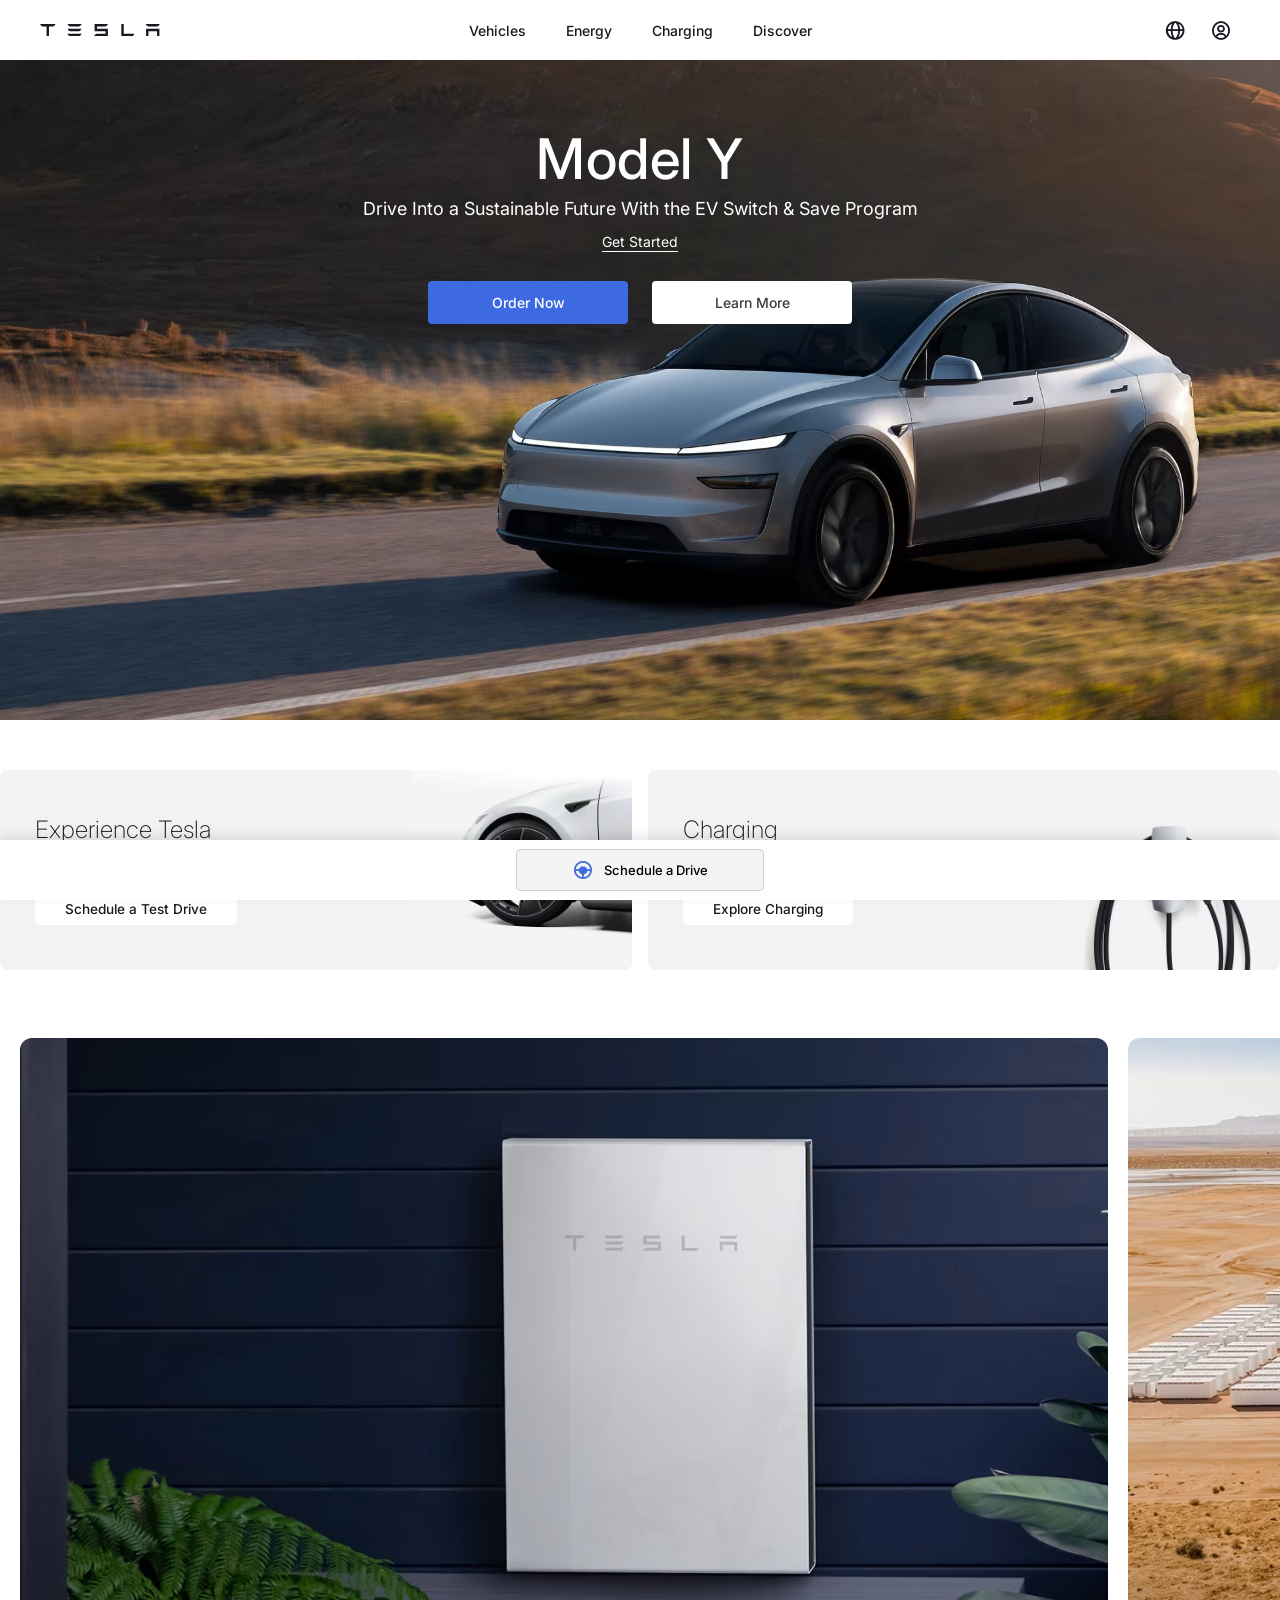
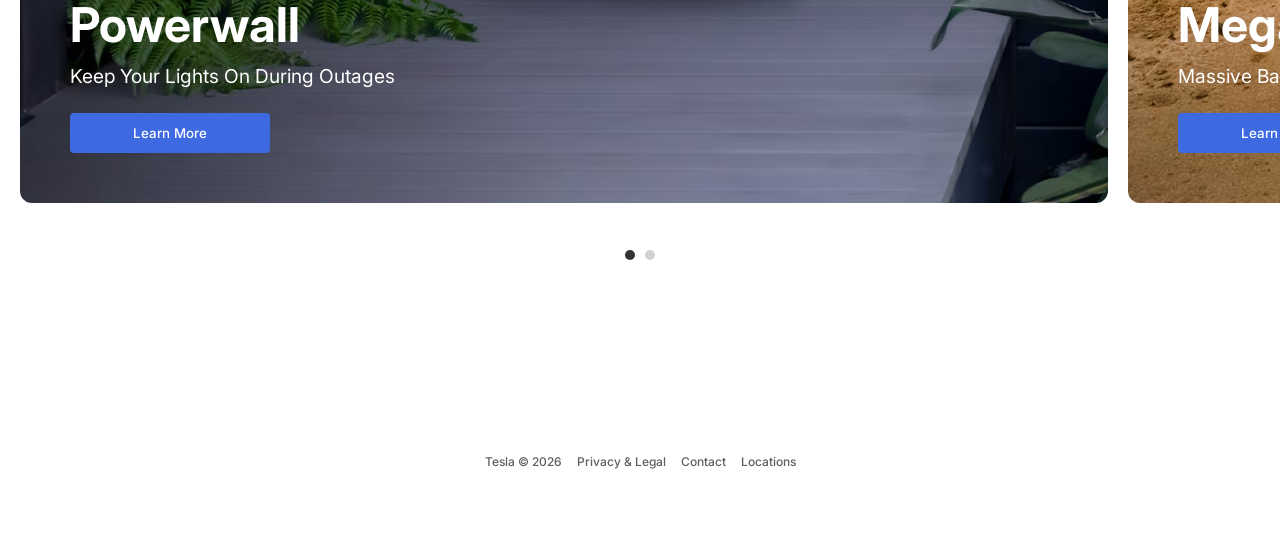
<file: index.html>
<!DOCTYPE html>
<html lang="en">

<head>
    <meta charset="UTF-8">
    <meta name="viewport" content="width=device-width, initial-scale=1.0">
    <link href="https://fonts.googleapis.com/css2?family=Inter:wght@400;500&display=swap" rel="stylesheet">
    <link rel="stylesheet" href="index.css">
    <link href="https://unpkg.com/boxicons@2.1.4/css/boxicons.min.css" rel="stylesheet" />
    <link rel="stylesheet"
        href="https://fonts.googleapis.com/css2?family=Material+Symbols+Outlined:opsz,wght,FILL,GRAD@24,400,0,0&icon_names=search_hands_free" />
    <title>Tesla Clone</title>
</head>

<body>
    <header>
        <div>
            <button class="logbtn logo-btn">
                <svg viewBox="0 0 342 35" xmlns="http://www.w3.org/2000/svg">
                    <path fill="currentColor"
                        d="M0 .1a9.7 9.7 0 0 0 7 7h11l.5.1v27.6h6.8V7.3L26 7h11a9.8 9.8 0 0 0 7-7H0zm238.6 0h-6.8v34.8H263a9.7 9.7 0 0 0 6-6.8h-30.3V0zm-52.3 6.8c3.6-1 6.6-3.8 7.4-6.9l-38.1.1v20.6h31.1v7.2h-24.4a13.6 13.6 0 0 0-8.7 7h39.9v-21h-31.2v-7zm116.2 28h6.7v-14h24.6v14h6.7v-21h-38zM85.3 7h26a9.6 9.6 0 0 0 7.1-7H78.3a9.6 9.6 0 0 0 7 7m0 13.8h26a9.6 9.6 0 0 0 7.1-7H78.3a9.6 9.6 0 0 0 7 7m0 14.1h26a9.6 9.6 0 0 0 7.1-7H78.3a9.6 9.6 0 0 0 7 7M308.5 7h26a9.6 9.6 0 0 0 7-7h-40a9.6 9.6 0 0 0 7 7">
                    </path>
                </svg>
            </button>
        </div>

        <nav>
            <ul class="link nav-links">
                <div class="menu menu-overlay"></div>

                <li class="nav-item">
                    <button>Vehicles</button>
                    <div class="mega-menu">
                        <div class="mega-menu-content">
                            <div class="mega-products">
                                <div class="product">
                                    <img src="./Mega-Menu-Vehicles-Model-Y-2-v2.avif" alt="Model Y">
                                    <h3>Model Y</h3>
                                    <div class="product-links">
                                        <a href="#">Learn</a>
                                        <a href="#">Order</a>
                                    </div>
                                </div>
                            </div>

                            <div class="vertical-line"></div>

                            <div class="mega-links">
                                <a href="testdrive.html" class="schedule">Test Drive</a>
                                <a href="#">We, Robot</a>
                                <a href="#">Vehicle Safety Report</a>
                            </div>
                        </div>
                    </div>
                </li>

                <li class="nav-item">
                    <button>Energy</button>
                    <div class="mega-menu">
                        <div class="mega-menu-content">
                            <div class="mega-products">
                                <div class="product">
                                    <img src="./Mega-Menu-Energy-Powerwall-Global.avif" alt="Powerwall">
                                    <h3>Powerwall</h3>
                                    <div class="product-links">
                                        <a href="#">Learn</a>
                                    </div>
                                </div>
                                <div class="product">
                                    <img src="./Mega-Menu-Energy-Megapack.avif" alt="Megapack">
                                    <h3>Megapack</h3>
                                    <div class="product-links">
                                        <a href="#">Learn</a>
                                    </div>
                                </div>
                            </div>

                            <div class="vertical-line"></div>

                            <div class="mega-links">
                                <a href="#">Utilities</a>
                                <a href="#">Commercial</a>
                            </div>
                        </div>
                    </div>
                </li>

                <li class="nav-item">
                    <button>Charging</button>
                    <div class="mega-menu">
                        <div class="mega-menu-content">
                            <div class="mega-products">
                                <div class="product">
                                    <img src="./Mega-Menu-Charging-Charging-Global.avif" alt="Charging">
                                    <h3>Charging</h3>
                                    <div class="product-links">
                                        <a href="#">Learn</a>
                                    </div>
                                </div>
                                <div class="product">
                                    <img src="./Mega-Menu-Charging-Home-Charging.avif" alt="Home Charging">
                                    <h3>Home Charging</h3>
                                    <div class="product-links">
                                        <a href="#">Learn</a>
                                    </div>
                                </div>
                                <div class="product">
                                    <img src="./Mega-Menu-Charging-Supercharging-APAC.avif" alt="Supercharging">
                                    <h3>Supercharging</h3>
                                    <div class="product-links">
                                        <a href="#">Learn</a>
                                    </div>
                                </div>
                            </div>

                            <div class="vertical-line"></div>

                            <div class="mega-links">
                                <a href="#">Host a Supercharger</a>
                                <a href="#">Host Wall Connectors</a>
                            </div>
                        </div>
                    </div>
                </li>

                <li class="nav-item">
                    <button>Discover</button>
                    <div class="mega-menu">
                        <div class="mega-menu-content discover-layout">
                            <div class="discover-col">
                                <h3>Resources</h3>
                                <a href="#">Test Drive</a>
                                <a href="#">Events</a>
                                <a href="#">Video Guides</a>
                            </div>
                            <div class="discover-col">
                                <h3>Location Services</h3>
                                <a href="#">Find Us</a>
                            </div>
                            <div class="discover-col">
                                <h3>Company</h3>
                                <a href="#">About</a>
                                <a href="#">Careers</a>
                                <a href="#">Investor Relations</a>
                            </div>
                        </div>
                    </div>
                </li>
            </ul>
        </nav>
        <div class="icons">
            <a href="glob.html">
                <i class="bx bx-globe"></i>
            </a>
            <a href="prof.html">
                <i class="bx bx-user-circle"></i>
            </a>
        </div>
    </header>

    <main class="main-grid">
        <div class="model-y">
            <div class="hero-content">
                <div class="hero-text">
                    <h1>Model Y</h1>
                    <p>Drive Into a Sustainable Future With the EV Switch &amp; Save Program</p>
                    <a href="getstarted.html">Get Started</a>
                </div>
                <div class="hero-buttons">
                    <button class="btn-primary">Order Now</button>
                    <button class="btn-secondary">Learn More</button>
                </div>
            </div>
        </div>

        <div class="tesla-container">
            <div class="tesla-card">
                <div class="card-content">
                    <h2>Experience Tesla</h2>
                    <p>Schedule a test drive today.</p>
                    <a href="testdrive.html" class="btn">Schedule a Test Drive</a>
                </div>
                <div class="card-image">
                    <img src="./teslawheel.avif" alt="Tesla Wheel">
                </div>
            </div>
            <div class="tesla-card">
                <div class="card-content">
                    <h2>Charging</h2>
                    <p>Find the perfect charging solution.</p>
                    <a href="#" class="btn">Explore Charging</a>
                </div>
                <div class="card-image">
                    <img src="./charging.avif" alt="Tesla Wall Connector">
                </div>
            </div>
        </div>
        <div class="third">
            <div class="carousel-track">
                <div class="powerwall">
                    <h1>Powerwall</h1>
                    <h6>Keep Your Lights On During Outages</h6>
                    <button class="learn">Learn More</button>
                </div>
                <div class="plant">
                    <h1>Megapack</h1>
                    <h6>Massive Batteries for Massive Energy Support</h6>
                    <button class="learn">Learn More</button>
                </div>
            </div>

            <div class="bottom-dots">
                <span class="dot active"></span>
                <span class="dot"></span>
            </div>
        </div>

    </main>
    <div class="fixed">
        <button class="drive">
            <span class="material-symbols-outlined">search_hands_free</span>
            <a href="testdrive.html" class="schedule">Schedule a Drive</a>
        </button>
    </div>
    <footer class="site-footer">
        <ul class="footer-links">
            <li><a href="termpolicy.html">Tesla © 2026</a></li>
            <li><a href="privacy.html">Privacy &amp; Legal</a></li>
            <li><a href="#">Contact</a></li>
            <li><a href="#">Locations</a></li>
        </ul>
    </footer>
</body>

</html>
</file>
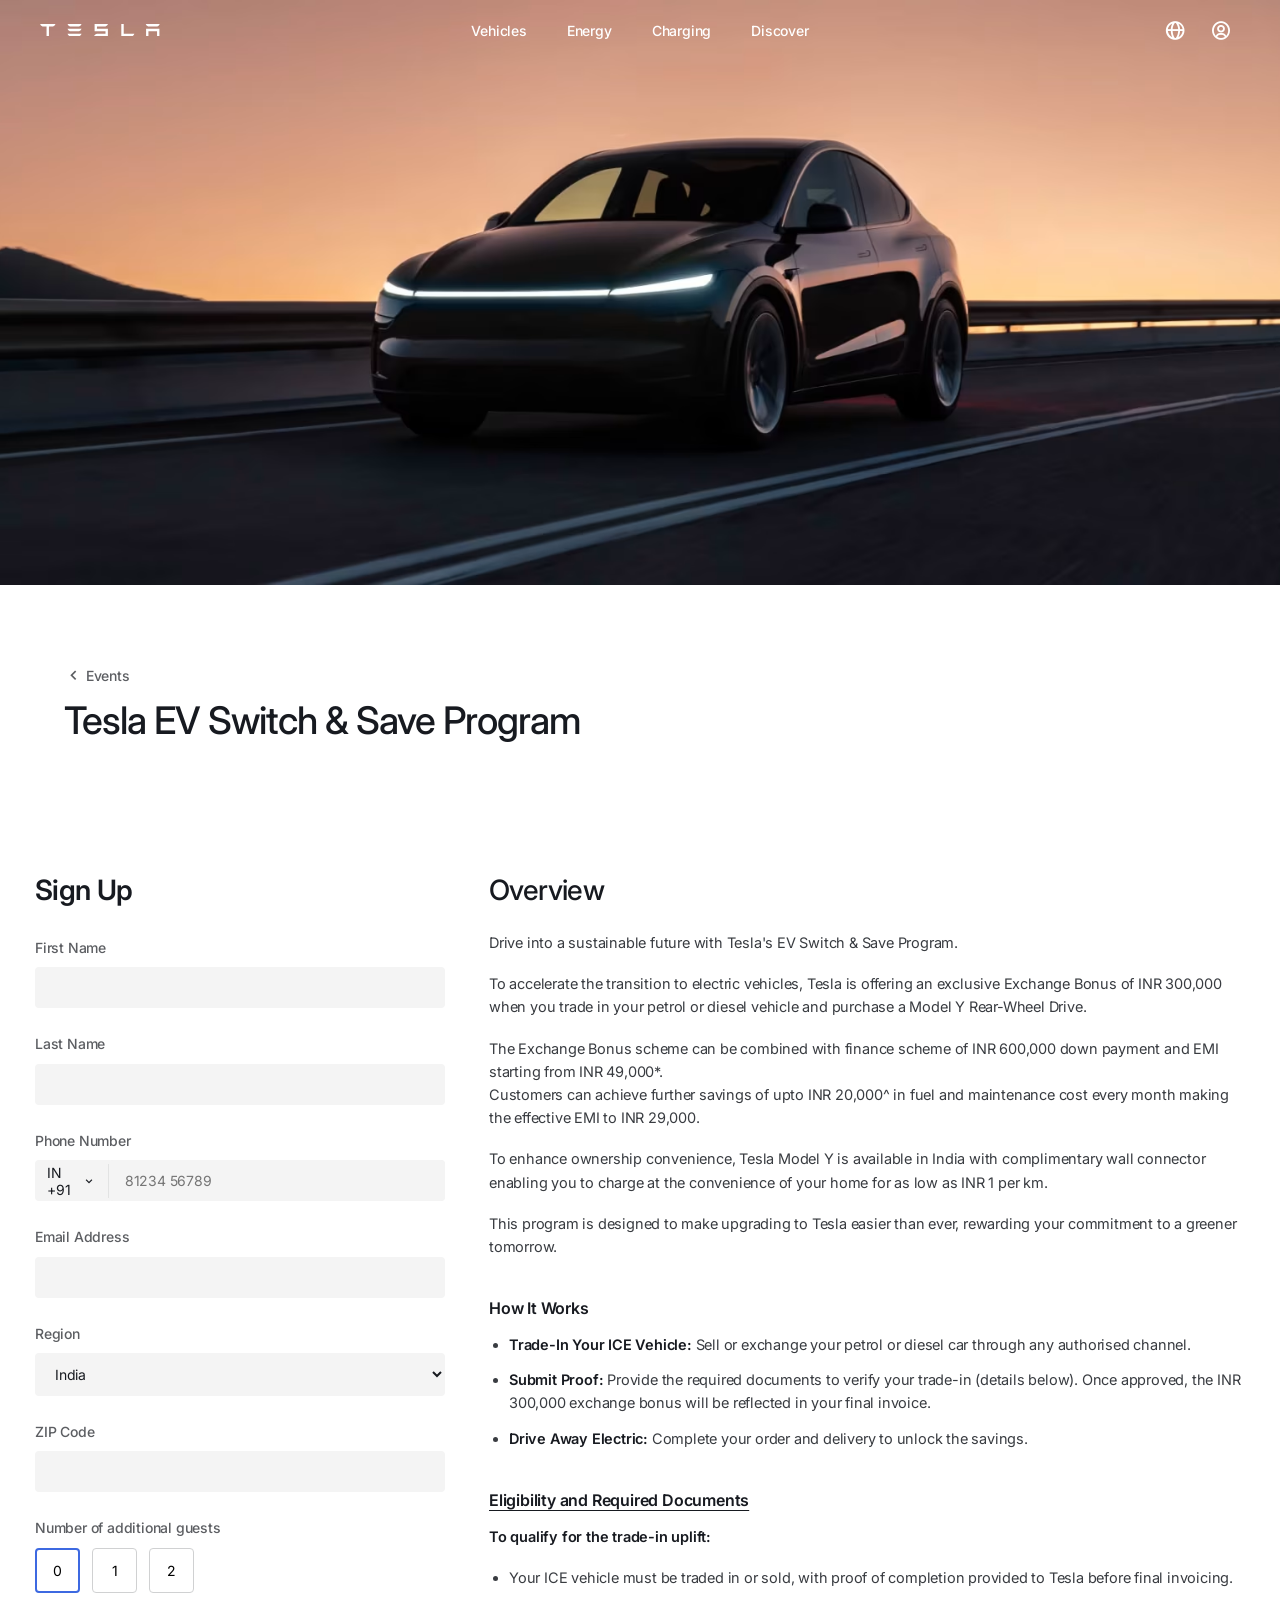
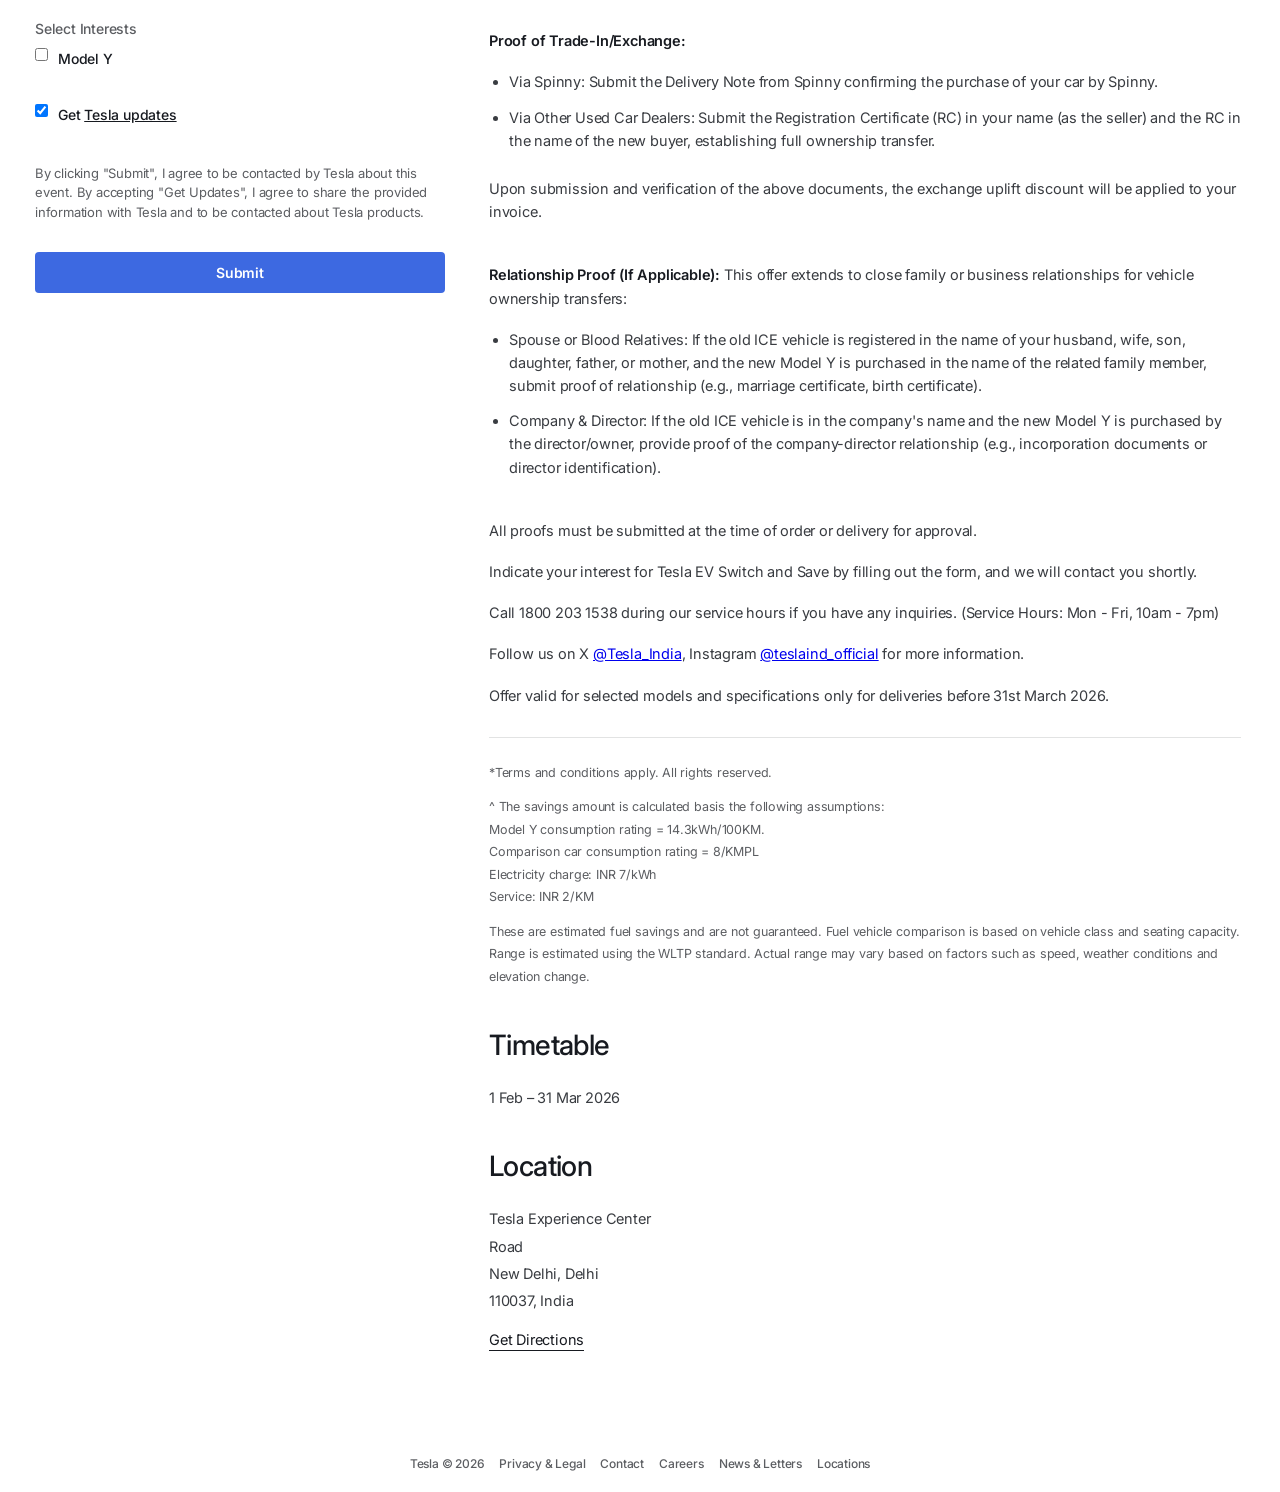
<file: getstarted.html>
<!DOCTYPE html>
<html lang="en">

<head>
    <meta charset="UTF-8">
    <meta name="viewport" content="width=device-width, initial-scale=1.0">
    <link href="https://fonts.googleapis.com/css2?family=Inter:wght@400;500&display=swap" rel="stylesheet">
    <link rel="stylesheet" href="./getstarted.css">
    <link href="https://unpkg.com/boxicons@2.1.4/css/boxicons.min.css" rel="stylesheet" />
    <link rel="stylesheet"
        href="https://fonts.googleapis.com/css2?family=Material+Symbols+Outlined:opsz,wght,FILL,GRAD@24,400,0,0&icon_names=search_hands_free" />
    <title>Tesla Clone </title>
</head>

<body class="homepage">
    <header>
        <div class="logo">
            <button class="logo-btn">
                <svg class="tds-icon" viewBox="0 0 342 35" xmlns="http://www.w3.org/2000/svg">
                    <path fill="currentColor"
                        d="M0 .1a9.7 9.7 0 0 0 7 7h11l.5.1v27.6h6.8V7.3L26 7h11a9.8 9.8 0 0 0 7-7H0zm238.6 0h-6.8v34.8H263a9.7 9.7 0 0 0 6-6.8h-30.3V0zm-52.3 6.8c3.6-1 6.6-3.8 7.4-6.9l-38.1.1v20.6h31.1v7.2h-24.4a13.6 13.6 0 0 0-8.7 7h39.9v-21h-31.2v-7zm116.2 28h6.7v-14h24.6v14h6.7v-21h-38zM85.3 7h26a9.6 9.6 0 0 0 7.1-7H78.3a9.6 9.6 0 0 0 7 7m0 13.8h26a9.6 9.6 0 0 0 7.1-7H78.3a9.6 9.6 0 0 0 7 7m0 14.1h26a9.6 9.6 0 0 0 7.1-7H78.3a9.6 9.6 0 0 0 7 7M308.5 7h26a9.6 9.6 0 0 0 7-7h-40a9.6 9.6 0 0 0 7 7">
                    </path>
                </svg>
            </button>
        </div>

        <nav>
            <ul class="nav-links">
                <div class="menu-overlay"></div>

                <li class="nav-item">
                    <button>Vehicles</button>
                    <div class="mega-menu">
                        <div class="mega-menu-content">
                            <div class="mega-products">
                                <div class="product">
                                    <img src="./Mega-Menu-Vehicles-Model-Y-2-v2.avif" alt="Model Y">
                                    <h3>Model Y</h3>
                                    <div class="product-links">
                                        <a href="#">Learn</a>
                                        <a href="#">Order</a>
                                    </div>
                                </div>
                            </div>

                            <div class="vertical-line"></div>

                            <div class="mega-links">
                                <a href="#">Test Drive</a>
                                <a href="#">We, Robot</a>
                                <a href="#">Vehicle Safety Report</a>
                            </div>
                        </div>
                    </div>
                </li>

                <li class="nav-item">
                    <button>Energy</button>
                    <div class="mega-menu">
                        <div class="mega-menu-content">
                            <div class="mega-products">
                                <div class="product">
                                    <img src="./Mega-Menu-Energy-Powerwall-Global.avif" alt="Powerwall">
                                    <h3>Powerwall</h3>
                                    <div class="product-links">
                                        <a href="#">Learn</a>
                                    </div>
                                </div>
                                <div class="product">
                                    <img src="./Mega-Menu-Energy-Megapack.avif" alt="Megapack">
                                    <h3>Megapack</h3>
                                    <div class="product-links">
                                        <a href="#">Learn</a>
                                    </div>
                                </div>
                            </div>

                            <div class="vertical-line"></div>

                            <div class="mega-links">
                                <a href="#">Utilities</a>
                                <a href="#">Commercial</a>
                            </div>
                        </div>
                    </div>
                </li>

                <li class="nav-item">
                    <button>Charging</button>
                    <div class="mega-menu">
                        <div class="mega-menu-content">
                            <div class="mega-products">
                                <div class="product">
                                    <img src="./Mega-Menu-Charging-Charging-Global.avif" alt="Charging">
                                    <h3>Charging</h3>
                                    <div class="product-links">
                                        <a href="#">Learn</a>
                                    </div>
                                </div>
                                <div class="product">
                                    <img src="./Mega-Menu-Charging-Home-Charging.avif" alt="Home Charging">
                                    <h3>Home Charging</h3>
                                    <div class="product-links">
                                        <a href="#">Learn</a>
                                    </div>
                                </div>
                                <div class="product">
                                    <img src="./Mega-Menu-Charging-Supercharging-APAC.avif" alt="Supercharging">
                                    <h3>Supercharging</h3>
                                    <div class="product-links">
                                        <a href="#">Learn</a>
                                    </div>
                                </div>
                            </div>

                            <div class="vertical-line"></div>

                            <div class="mega-links">
                                <a href="#">Host a Supercharger</a>
                                <a href="#">Host Wall Connectors</a>
                            </div>
                        </div>
                    </div>
                </li>

                <li class="nav-item">
                    <button>Discover</button>
                    <div class="mega-menu">
                        <div class="mega-menu-content discover-layout">
                            <div class="discover-col">
                                <h3>Resources</h3>
                                <a href="#">Test Drive</a>
                                <a href="#">Events</a>
                                <a href="#">Video Guides</a>
                            </div>
                            <div class="discover-col">
                                <h3>Location Services</h3>
                                <a href="#">Find Us</a>
                            </div>
                            <div class="discover-col">
                                <h3>Company</h3>
                                <a href="#">About</a>
                                <a href="#">Careers</a>
                                <a href="#">Investor Relations</a>
                            </div>
                        </div>
                    </div>
                </li>
            </ul>
        </nav>

        <div class="icons">
            <i class="bx bx-globe"></i>
            <i class="bx bx-user-circle"></i>
        </div>
    </header>
    <main class="main">
        <div class="get"></div>
        <div class="event-header">
            <div class="container">
                <a href="#" class="back-link">
                    <i class='bx bx-chevron-left'></i> Events
                </a>
                <h1>Tesla EV Switch & Save Program</h1>
            </div>
        </div>
        <div class="two">
            <div class="signup-section">
                <div class="signup-container">
                    <h2>Sign Up</h2>

                    <form class="signup-form">
                        <div class="form-group">
                            <label>First Name</label>
                            <input type="text" name="firstname">
                        </div>

                        <div class="form-group">
                            <label>Last Name</label>
                            <input type="text" name="lastname">
                        </div>

                        <div class="form-group">
                            <label>Phone Number</label>
                            <div class="phone-input">
                                <div class="country-code">IN +91 <i class='bx bx-chevron-down'></i></div>
                                <input type="tel" placeholder="81234 56789">
                            </div>
                        </div>

                        <div class="form-group">
                            <label>Email Address</label>
                            <input type="email" name="email">
                        </div>

                        <div class="form-group">
                            <label>Region</label>
                            <div class="select-wrapper">
                                <select>
                                    <option>India</option>
                                </select>
                            </div>
                        </div>

                        <div class="form-group">
                            <label>ZIP Code</label>
                            <input type="text" name="zip">
                        </div>

                        <div class="form-group">
                            <label>Number of additional guests</label>
                            <div class="guest-selector">
                                <button type="button" class="guest-btn active">0</button>
                                <button type="button" class="guest-btn">1</button>
                                <button type="button" class="guest-btn">2</button>
                            </div>
                        </div>

                        <div class="form-group">
                            <label>Select Interests</label>
                            <div class="checkbox-group">
                                <input type="checkbox" id="model-y">
                                <label for="model-y" class="check-label">Model Y</label>
                            </div>
                        </div>

                        <div class="form-group">
                            <div class="checkbox-group">
                                <input type="checkbox" id="updates" checked>
                                <label for="updates" class="check-label">Get <span>Tesla updates</span></label>
                            </div>
                        </div>

                        <p class="disclaimer">
                            By clicking "Submit", I agree to be contacted by Tesla about this event. By accepting "Get
                            Updates", I agree to share the provided information with Tesla and to be contacted about
                            Tesla products.
                        </p>

                        <button type="submit" class="submit-btn">Submit</button>
                    </form>
                </div>
            </div>
            <div class="overview-section">
                <div class="overview-container">
                    <div class="content-block">
                        <h3>Overview</h3>
                        <p>Drive into a sustainable future with Tesla's EV Switch & Save Program.</p>
                        <p>To accelerate the transition to electric vehicles, Tesla is offering an exclusive Exchange
                            Bonus of INR 300,000 when you trade in your petrol or diesel vehicle and purchase a Model Y
                            Rear-Wheel Drive.</p>
                        <p>The Exchange Bonus scheme can be combined with finance scheme of INR 600,000 down payment and
                            EMI starting from INR 49,000*.<br>
                            Customers can achieve further savings of upto INR 20,000^ in fuel and maintenance cost every
                            month making the effective EMI to INR 29,000.</p>
                        <p>To enhance ownership convenience, Tesla Model Y is available in India with complimentary wall
                            connector enabling you to charge at the convenience of your home for as low as INR 1 per km.
                        </p>
                        <p>This program is designed to make upgrading to Tesla easier than ever, rewarding your
                            commitment to a greener tomorrow.</p>
                    </div>

                    <div class="content-block">
                        <h4>How It Works</h4>
                        <ul>
                            <li><strong>Trade-In Your ICE Vehicle:</strong> Sell or exchange your petrol or diesel car
                                through any authorised channel.</li>
                            <li><strong>Submit Proof:</strong> Provide the required documents to verify your trade-in
                                (details below). Once approved, the INR 300,000 exchange bonus will be reflected in your
                                final invoice.</li>
                            <li><strong>Drive Away Electric:</strong> Complete your order and delivery to unlock the
                                savings.</li>
                        </ul>
                    </div>

                    <div class="content-block">
                        <h4 class="underline-title">Eligibility and Required Documents</h4>
                        <p><strong>To qualify for the trade-in uplift:</strong></p>
                        <ul>
                            <li>Your ICE vehicle must be traded in or sold, with proof of completion provided to Tesla
                                before final invoicing.</li>
                        </ul>
                    </div>

                    <div class="content-block">
                        <p><strong>Proof of Trade-In/Exchange:</strong></p>
                        <ul>
                            <li>Via Spinny: Submit the Delivery Note from Spinny confirming the purchase of your car by
                                Spinny.</li>
                            <li>Via Other Used Car Dealers: Submit the Registration Certificate (RC) in your name (as
                                the seller) and the RC in the name of the new buyer, establishing full ownership
                                transfer.</li>
                        </ul>
                        <p>Upon submission and verification of the above documents, the exchange uplift discount will be
                            applied to your invoice.</p>
                    </div>

                    <div class="content-block">
                        <p><strong>Relationship Proof (If Applicable):</strong> This offer extends to close family or
                            business relationships for vehicle ownership transfers:</p>
                        <ul>
                            <li>Spouse or Blood Relatives: If the old ICE vehicle is registered in the name of your
                                husband, wife, son, daughter, father, or mother, and the new Model Y is purchased in the
                                name of the related family member, submit proof of relationship (e.g., marriage
                                certificate, birth certificate).</li>
                            <li>Company & Director: If the old ICE vehicle is in the company's name and the new Model Y
                                is purchased by the director/owner, provide proof of the company-director relationship
                                (e.g., incorporation documents or director identification).</li>
                        </ul>
                    </div>
                    <div class="content-block fine-print">
                        <p>All proofs must be submitted at the time of order or delivery for approval.</p>
                        <p>Indicate your interest for Tesla EV Switch and Save by filling out the form, and we will
                            contact you shortly.</p>
                        <p>Call 1800 203 1538 during our service hours if you have any inquiries. (Service Hours: Mon -
                            Fri, 10am - 7pm)</p>
                        <p>Follow us on X <a href="#">@Tesla_India</a>, Instagram <a href="#">@teslaind_official</a> for
                            more information.</p>
                        <p>Offer valid for selected models and specifications only for deliveries before 31st March
                            2026.</p>

                        <div class="legal-details">
                            <p>*Terms and conditions apply. All rights reserved.</p>
                            <p>^ The savings amount is calculated basis the following assumptions:<br>
                                Model Y consumption rating = 14.3kWh/100KM.<br>
                                Comparison car consumption rating = 8/KMPL<br>
                                Electricity charge: INR 7/kWh<br>
                                Service: INR 2/KM</p>
                            <p>These are estimated fuel savings and are not guaranteed. Fuel vehicle comparison is based
                                on vehicle class and seating capacity. Range is estimated using the WLTP standard.
                                Actual range may vary based on factors such as speed, weather conditions and elevation
                                change.</p>
                        </div>
                    </div>

                    <div class="content-block">
                        <h3>Timetable</h3>
                        <p>1 Feb – 31 Mar 2026</p>
                    </div>

                    <div class="content-block">
                        <h3>Location</h3>
                        <div class="address">
                            <p>Tesla Experience Center</p>
                            <p>Road</p>
                            <p>New Delhi, Delhi</p>
                            <p>110037, India</p>
                        </div>
                        <a href="#" class="directions-link">Get Directions</a>
                    </div>
                </div>
            </div>
        </div>
        <footer class="site-footer">
            <ul class="footer-links">
                <li><a href="termpolicy.html">Tesla © 2026</a></li>
                <li><a href="#">Privacy &amp; Legal</a></li>
                <li><a href="#">Contact</a></li>
                <li><a href="#">Careers</a></li>
                <li><a href="#">News &amp; Letters</a></li>
                <li><a href="#">Locations</a></li>
            </ul>
        </footer>
    </main>
</body>

</html>
</file>
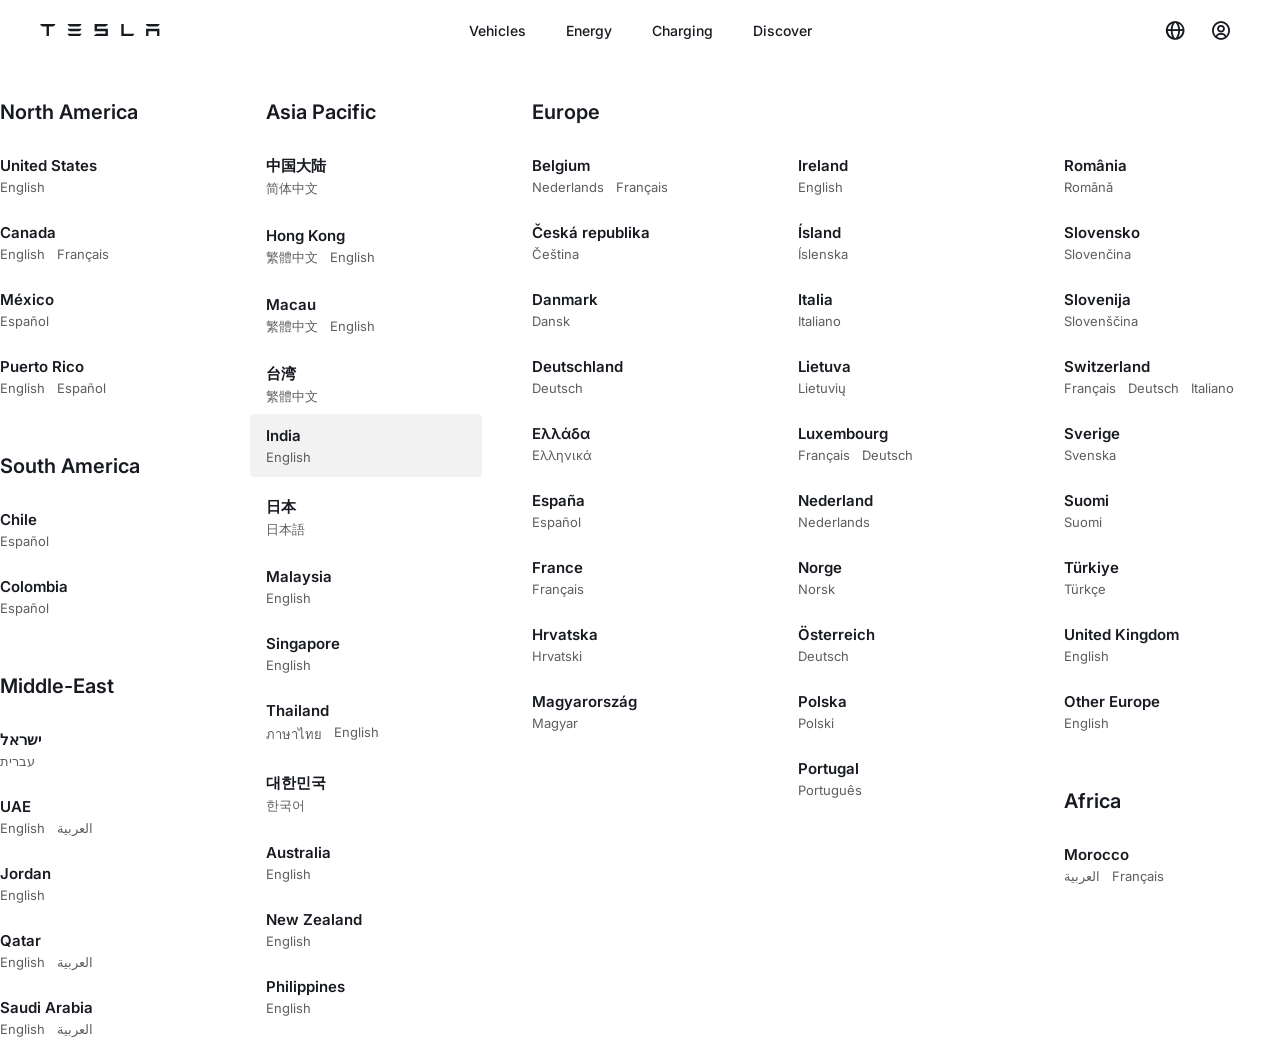
<file: glob.html>
<!DOCTYPE html>
<html lang="en">

<head>
    <meta charset="UTF-8">
    <meta name="viewport" content="width=device-width, initial-scale=1.0">
    <link href="https://fonts.googleapis.com/css2?family=Inter:wght@400;500;600&display=swap" rel="stylesheet">
    <link href="https://unpkg.com/boxicons@2.1.4/css/boxicons.min.css" rel="stylesheet" />
    <link rel="stylesheet" href="glob.css">
    <title>Select Region | Tesla</title>
</head>

<body>
    <header>
        <div class="logo">
            <button class="logo-btn">
                <svg class="tds-icon" viewBox="0 0 342 35" xmlns="http://www.w3.org/2000/svg">
                    <path fill="currentColor"
                        d="M0 .1a9.7 9.7 0 0 0 7 7h11l.5.1v27.6h6.8V7.3L26 7h11a9.8 9.8 0 0 0 7-7H0zm238.6 0h-6.8v34.8H263a9.7 9.7 0 0 0 6-6.8h-30.3V0zm-52.3 6.8c3.6-1 6.6-3.8 7.4-6.9l-38.1.1v20.6h31.1v7.2h-24.4a13.6 13.6 0 0 0-8.7 7h39.9v-21h-31.2v-7zm116.2 28h6.7v-14h24.6v14h6.7v-21h-38zM85.3 7h26a9.6 9.6 0 0 0 7.1-7H78.3a9.6 9.6 0 0 0 7 7m0 13.8h26a9.6 9.6 0 0 0 7.1-7H78.3a9.6 9.6 0 0 0 7 7m0 14.1h26a9.6 9.6 0 0 0 7.1-7H78.3a9.6 9.6 0 0 0 7 7M308.5 7h26a9.6 9.6 0 0 0 7-7h-40a9.6 9.6 0 0 0 7 7">
                    </path>
                </svg>
            </button>
        </div>

        <nav>
            <ul class="nav-links">
                <div class="menu-overlay"></div>

                <li class="nav-item">
                    <button>Vehicles</button>
                    <div class="mega-menu">
                        <div class="mega-menu-content">
                            <div class="mega-products">
                                <div class="product">
                                    <img src="./Mega-Menu-Vehicles-Model-Y-2-v2.avif" alt="Model Y">
                                    <h3>Model Y</h3>
                                    <div class="product-links">
                                        <a href="#">Learn</a>
                                        <a href="#">Order</a>
                                    </div>
                                </div>
                            </div>

                            <div class="vertical-line"></div>

                            <div class="mega-links">
                                <a href="testdrive.html" class="schedule">Test Drive</a>
                                <a href="#">We, Robot</a>
                                <a href="#">Vehicle Safety Report</a>
                            </div>
                        </div>
                    </div>
                </li>

                <li class="nav-item">
                    <button>Energy</button>
                    <div class="mega-menu">
                        <div class="mega-menu-content">
                            <div class="mega-products">
                                <div class="product">
                                    <img src="./Mega-Menu-Energy-Powerwall-Global.avif" alt="Powerwall">
                                    <h3>Powerwall</h3>
                                    <div class="product-links">
                                        <a href="#">Learn</a>
                                    </div>
                                </div>
                                <div class="product">
                                    <img src="./Mega-Menu-Energy-Megapack.avif" alt="Megapack">
                                    <h3>Megapack</h3>
                                    <div class="product-links">
                                        <a href="#">Learn</a>
                                    </div>
                                </div>
                            </div>

                            <div class="vertical-line"></div>

                            <div class="mega-links">
                                <a href="#">Utilities</a>
                                <a href="#">Commercial</a>
                            </div>
                        </div>
                    </div>
                </li>

                <li class="nav-item">
                    <button>Charging</button>
                    <div class="mega-menu">
                        <div class="mega-menu-content">
                            <div class="mega-products">
                                <div class="product">
                                    <img src="./Mega-Menu-Charging-Charging-Global.avif" alt="Charging">
                                    <h3>Charging</h3>
                                    <div class="product-links">
                                        <a href="#">Learn</a>
                                    </div>
                                </div>
                                <div class="product">
                                    <img src="./Mega-Menu-Charging-Home-Charging.avif" alt="Home Charging">
                                    <h3>Home Charging</h3>
                                    <div class="product-links">
                                        <a href="#">Learn</a>
                                    </div>
                                </div>
                                <div class="product">
                                    <img src="./Mega-Menu-Charging-Supercharging-APAC.avif" alt="Supercharging">
                                    <h3>Supercharging</h3>
                                    <div class="product-links">
                                        <a href="#">Learn</a>
                                    </div>
                                </div>
                            </div>

                            <div class="vertical-line"></div>

                            <div class="mega-links">
                                <a href="#">Host a Supercharger</a>
                                <a href="#">Host Wall Connectors</a>
                            </div>
                        </div>
                    </div>
                </li>

                <li class="nav-item">
                    <button>Discover</button>
                    <div class="mega-menu">
                        <div class="mega-menu-content discover-layout">
                            <div class="discover-col">
                                <h3>Resources</h3>
                                <a href="#">Test Drive</a>
                                <a href="#">Events</a>
                                <a href="#">Video Guides</a>
                            </div>
                            <div class="discover-col">
                                <h3>Location Services</h3>
                                <a href="#">Find Us</a>
                            </div>
                            <div class="discover-col">
                                <h3>Company</h3>
                                <a href="#">About</a>
                                <a href="#">Careers</a>
                                <a href="#">Investor Relations</a>
                            </div>
                        </div>
                    </div>
                </li>
            </ul>
        </nav>
        <div class="icons">
            <a href="glob.html" class="globe-link">
                <i class="bx bx-globe"></i>
            </a>
            <i class="bx bx-user-circle"></i>
        </div>
    </header>
    <main class="cont">
        <div class="region-container">
            <div class="region-grid">

                <div class="region-col">
                    <h3>North America</h3>
                    <a href="#">United States<div class="lang-group"><span>English</span></div></a>
                    <a href="#">Canada<div class="lang-group"><span>English</span><span>Français</span></div></a>
                    <a href="#">México<div class="lang-group"><span>Español</span></div></a>
                    <a href="#">Puerto Rico<div class="lang-group"><span>English</span><span>Español</span></div></a>

                    <h3 class="gap">South America</h3>
                    <a href="#">Chile<div class="lang-group"><span>Español</span></div></a>
                    <a href="#">Colombia<div class="lang-group"><span>Español</span></div></a>

                    <h3 class="gap">Middle-East</h3>
                    <a href="#">ישראל<div class="lang-group"><span>עברית</span></div></a>
                    <a href="#">UAE<div class="lang-group"><span>English</span><span>العربية</span></div></a>
                    <a href="#">Jordan<div class="lang-group"><span>English</span></div></a>
                    <a href="#">Qatar<div class="lang-group"><span>English</span><span>العربية</span></div></a>
                    <a href="#">Saudi Arabia<div class="lang-group"><span>English</span><span>العربية</span></div></a>
                </div>

                <div class="region-col">
                    <h3>Asia Pacific</h3>
                    <a href="#">中国大陆<div class="lang-group"><span>简体中文</span></div></a>
                    <a href="#">Hong Kong<div class="lang-group"><span>繁體中文</span><span>English</span></div></a>
                    <a href="#">Macau<div class="lang-group"><span>繁體中文</span><span>English</span></div></a>
                    <a href="#">台湾<div class="lang-group"><span>繁體中文</span></div></a>

                    <a href="#" class="active-country">India<div class="lang-group"><span>English</span></div></a>

                    <a href="#">日本<div class="lang-group"><span>日本語</span></div></a>
                    <a href="#">Malaysia<div class="lang-group"><span>English</span></div></a>
                    <a href="#">Singapore<div class="lang-group"><span>English</span></div></a>
                    <a href="#">Thailand<div class="lang-group"><span>ภาษาไทย</span><span>English</span></div></a>
                    <a href="#">대한민국<div class="lang-group"><span>한국어</span></div></a>
                    <a href="#">Australia<div class="lang-group"><span>English</span></div></a>
                    <a href="#">New Zealand<div class="lang-group"><span>English</span></div></a>
                    <a href="#">Philippines<div class="lang-group"><span>English</span></div></a>
                </div>

                <div class="region-col">
                    <h3>Europe</h3>
                    <a href="#">Belgium<div class="lang-group"><span>Nederlands</span><span>Français</span></div></a>
                    <a href="#">Česká republika<div class="lang-group"><span>Čeština</span></div></a>
                    <a href="#">Danmark<div class="lang-group"><span>Dansk</span></div></a>
                    <a href="#">Deutschland<div class="lang-group"><span>Deutsch</span></div></a>
                    <a href="#">Ελλάδα<div class="lang-group"><span>Ελληνικά</span></div></a>
                    <a href="#">España<div class="lang-group"><span>Español</span></div></a>
                    <a href="#">France<div class="lang-group"><span>Français</span></div></a>
                    <a href="#">Hrvatska<div class="lang-group"><span>Hrvatski</span></div></a>
                    <a href="#">Magyarország<div class="lang-group"><span>Magyar</span></div></a>
                </div>

                <div class="region-col">
                    <h3 class="hidden-h3">&nbsp;</h3>
                    <a href="#">Ireland<div class="lang-group"><span>English</span></div></a>
                    <a href="#">Ísland<div class="lang-group"><span>Íslenska</span></div></a>
                    <a href="#">Italia<div class="lang-group"><span>Italiano</span></div></a>
                    <a href="#">Lietuva<div class="lang-group"><span>Lietuvių</span></div></a>
                    <a href="#">Luxembourg<div class="lang-group"><span>Français</span><span>Deutsch</span></div></a>
                    <a href="#">Nederland<div class="lang-group"><span>Nederlands</span></div></a>
                    <a href="#">Norge<div class="lang-group"><span>Norsk</span></div></a>
                    <a href="#">Österreich<div class="lang-group"><span>Deutsch</span></div></a>
                    <a href="#">Polska<div class="lang-group"><span>Polski</span></div></a>
                    <a href="#">Portugal<div class="lang-group"><span>Português</span></div></a>
                </div>

                <div class="region-col">
                    <h3 class="hidden-h3">&nbsp;</h3>
                    <a href="#">România<div class="lang-group"><span>Română</span></div></a>
                    <a href="#">Slovensko<div class="lang-group"><span>Slovenčina</span></div></a>
                    <a href="#">Slovenija<div class="lang-group"><span>Slovenščina</span></div></a>
                    <a href="#">Switzerland<div class="lang-group">
                            <span>Français</span><span>Deutsch</span><span>Italiano</span>
                        </div></a>
                    <a href="#">Sverige<div class="lang-group"><span>Svenska</span></div></a>
                    <a href="#">Suomi<div class="lang-group"><span>Suomi</span></div></a>
                    <a href="#">Türkiye<div class="lang-group"><span>Türkçe</span></div></a>
                    <a href="#">United Kingdom<div class="lang-group"><span>English</span></div></a>
                    <a href="#">Other Europe<div class="lang-group"><span>English</span></div></a>

                    <h3 class="gap">Africa</h3>
                    <a href="#">Morocco<div class="lang-group"><span>العربية</span><span>Français</span></div></a>
                </div>

            </div>
        </div>
    </main>

</body>


</html>
</file>
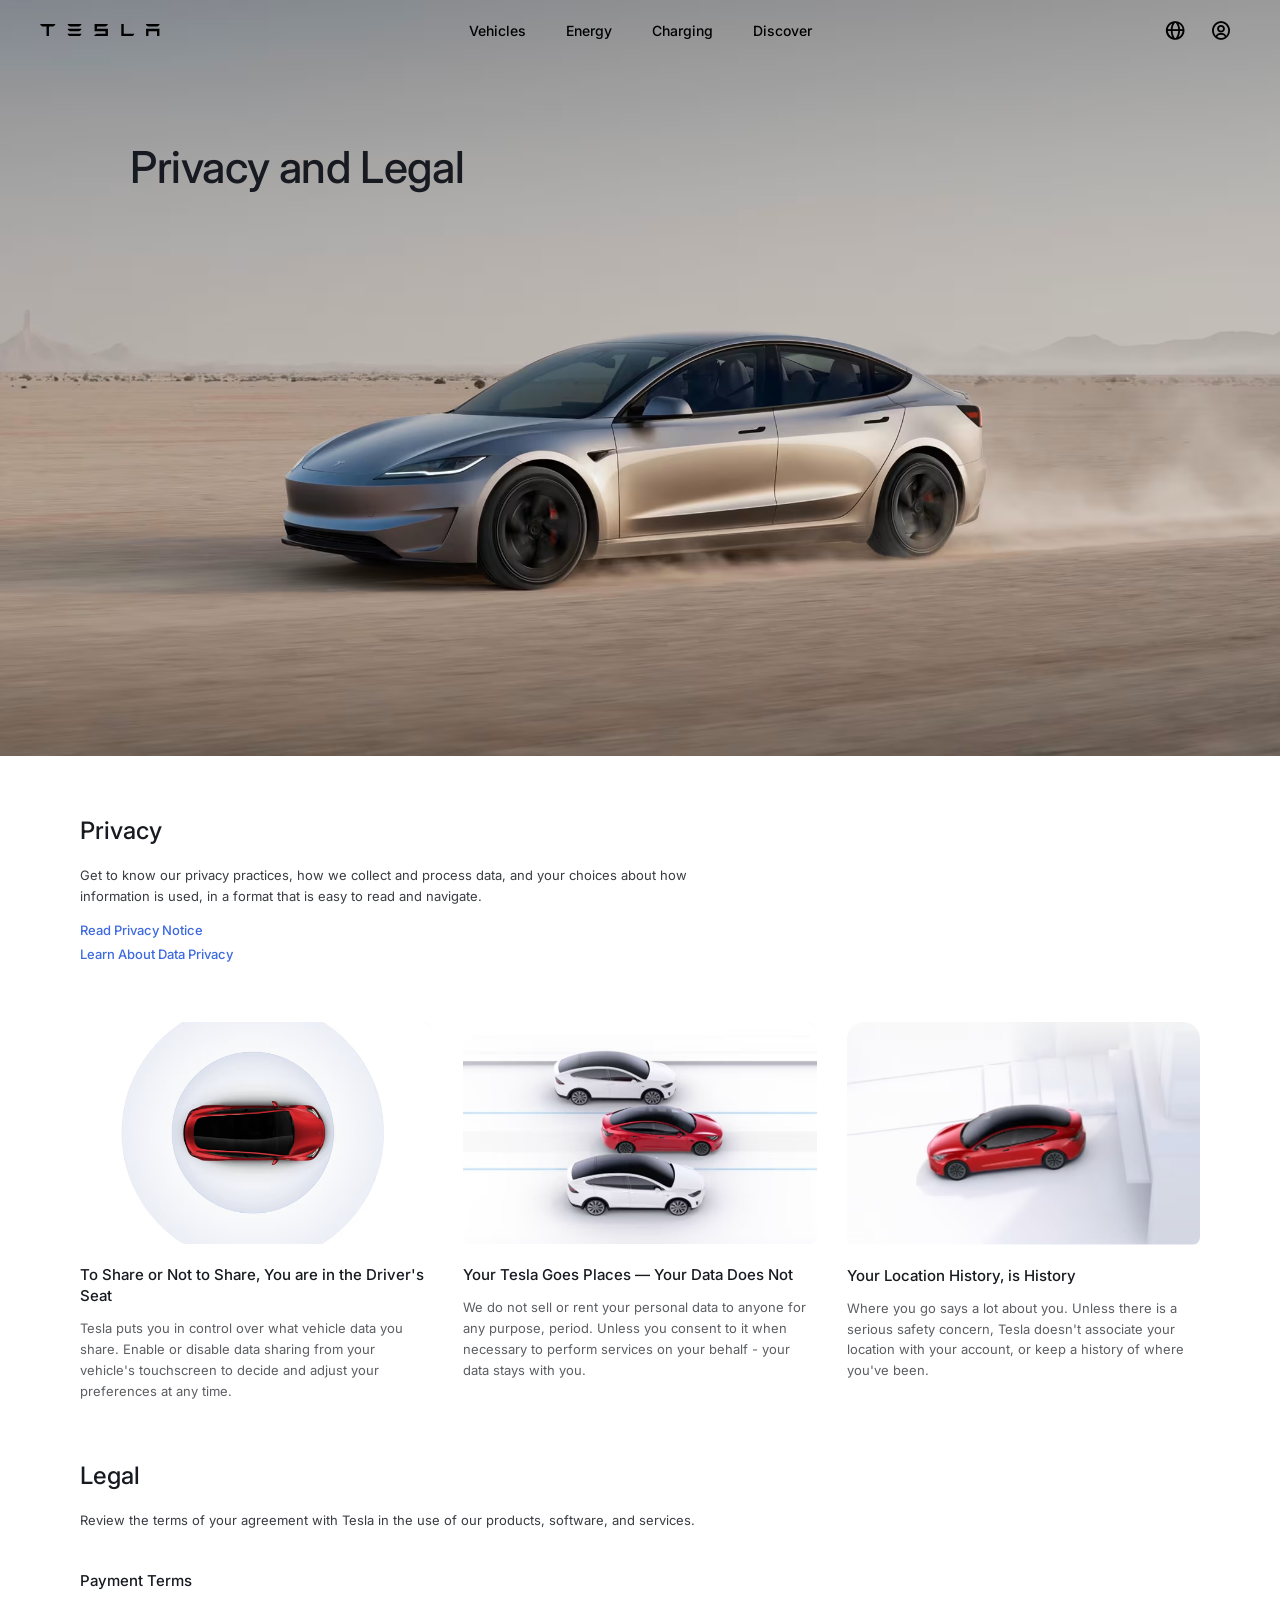
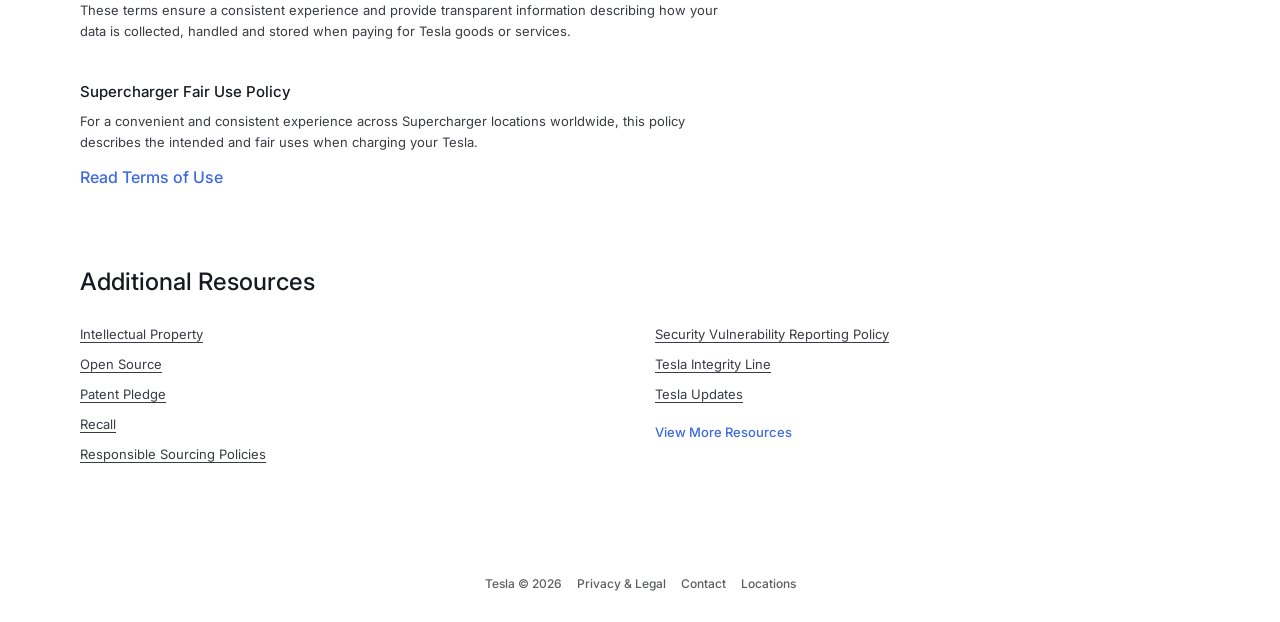
<file: privacy.html>
<!DOCTYPE html>
<html lang="en">

<head>
    <meta charset="UTF-8">
    <meta name="viewport" content="width=device-width, initial-scale=1.0">
    <link href="https://fonts.googleapis.com/css2?family=Inter:wght@400;500&display=swap" rel="stylesheet">
    <link rel="stylesheet" href="privacy.css">
    <link href="https://unpkg.com/boxicons@2.1.4/css/boxicons.min.css" rel="stylesheet" />
    <title>Privacy and Legal</title>
</head>

<body class="homepage">
    <header>
        <div class="logo">
            <button class="logo-btn">
                <svg class="tds-icon" viewBox="0 0 342 35" xmlns="http://www.w3.org/2000/svg">
                    <path fill="currentColor"
                        d="M0 .1a9.7 9.7 0 0 0 7 7h11l.5.1v27.6h6.8V7.3L26 7h11a9.8 9.8 0 0 0 7-7H0zm238.6 0h-6.8v34.8H263a9.7 9.7 0 0 0 6-6.8h-30.3V0zm-52.3 6.8c3.6-1 6.6-3.8 7.4-6.9l-38.1.1v20.6h31.1v7.2h-24.4a13.6 13.6 0 0 0-8.7 7h39.9v-21h-31.2v-7zm116.2 28h6.7v-14h24.6v14h6.7v-21h-38zM85.3 7h26a9.6 9.6 0 0 0 7.1-7H78.3a9.6 9.6 0 0 0 7 7m0 13.8h26a9.6 9.6 0 0 0 7.1-7H78.3a9.6 9.6 0 0 0 7 7m0 14.1h26a9.6 9.6 0 0 0 7.1-7H78.3a9.6 9.6 0 0 0 7 7M308.5 7h26a9.6 9.6 0 0 0 7-7h-40a9.6 9.6 0 0 0 7 7">
                    </path>
                </svg>
            </button>
        </div>

        <nav>
            <ul class="nav-links">
                <div class="menu-overlay"></div>
                <li class="nav-item">
                    <button>Vehicles</button>
                    <div class="mega-menu">
                        <div class="mega-menu-content">
                            <div class="mega-products">
                                <div class="product">
                                    <img src="./Mega-Menu-Vehicles-Model-Y-2-v2.avif" alt="Model Y">
                                    <h3>Model Y</h3>
                                    <div class="product-links">
                                        <a href="#">Learn</a>
                                        <a href="#">Order</a>
                                    </div>
                                </div>
                            </div>
                            <div class="vertical-line"></div>
                            <div class="mega-links">
                                <a href="testdrive.html">Test Drive</a>
                                <a href="#">We, Robot</a>
                                <a href="#">Vehicle Safety Report</a>
                            </div>
                        </div>
                    </div>
                </li>

                <li class="nav-item">
                    <button>Energy</button>
                    <div class="mega-menu">
                        <div class="mega-menu-content">
                            <div class="mega-products">
                                <div class="product">
                                    <img src="./Mega-Menu-Energy-Powerwall-Global.avif" alt="Powerwall">
                                    <h3>Powerwall</h3>
                                    <div class="product-links">
                                        <a href="#">Learn</a>
                                    </div>
                                </div>
                                <div class="product">
                                    <img src="./Mega-Menu-Energy-Megapack.avif" alt="Megapack">
                                    <h3>Megapack</h3>
                                    <div class="product-links">
                                        <a href="#">Learn</a>
                                    </div>
                                </div>
                            </div>
                            <div class="vertical-line"></div>
                            <div class="mega-links">
                                <a href="#">Utilities</a>
                                <a href="#">Commercial</a>
                            </div>
                        </div>
                    </div>
                </li>

                <li class="nav-item">
                    <button>Charging</button>
                    <div class="mega-menu">
                        <div class="mega-menu-content">
                            <div class="mega-products">
                                <div class="product">
                                    <img src="./Mega-Menu-Charging-Charging-Global.avif" alt="Charging">
                                    <h3>Charging</h3>
                                    <div class="product-links">
                                        <a href="#">Learn</a>
                                    </div>
                                </div>
                                <div class="product">
                                    <img src="./Mega-Menu-Charging-Home-Charging.avif" alt="Home Charging">
                                    <h3>Home Charging</h3>
                                    <div class="product-links">
                                        <a href="#">Learn</a>
                                    </div>
                                </div>
                                <div class="product">
                                    <img src="./Mega-Menu-Charging-Supercharging-APAC.avif" alt="Supercharging">
                                    <h3>Supercharging</h3>
                                    <div class="product-links">
                                        <a href="#">Learn</a>
                                    </div>
                                </div>
                            </div>
                            <div class="vertical-line"></div>
                            <div class="mega-links">
                                <a href="#">Host a Supercharger</a>
                                <a href="#">Host Wall Connectors</a>
                            </div>
                        </div>
                    </div>
                </li>

                <li class="nav-item">
                    <button>Discover</button>
                    <div class="mega-menu">
                        <div class="mega-menu-content discover-layout">
                            <div class="discover-col">
                                <h3>Resources</h3>
                                <a href="#">Test Drive</a>
                                <a href="#">Events</a>
                                <a href="#">Video Guides</a>
                            </div>
                            <div class="discover-col">
                                <h3>Location Services</h3>
                                <a href="#">Find Us</a>
                            </div>
                            <div class="discover-col">
                                <h3>Company</h3>
                                <a href="#">About</a>
                                <a href="#">Careers</a>
                                <a href="#">Investor Relations</a>
                            </div>
                        </div>
                    </div>
                </li>
            </ul>
        </nav>

        <div class="icons">
            <a href="glob.html"><i class="bx bx-globe"></i></a>
            <a href="prof.html"><i class="bx bx-user-circle"></i></a>
        </div>
    </header>

    <main>
        <div class="privacy-hero">
            <div class="hero-content-left">
                <h1>Privacy and Legal</h1>
            </div>
        </div>
        <div class="privacy-section">
            <div class="privacy-container">
                <div class="privacy-header">
                    <h2>Privacy</h2>
                    <p>Get to know our privacy practices, how we collect and process data, and your choices about how
                        information is used, in a format that is easy to read and navigate.</p>
                    <div class="privacy-links">
                        <a href="#">Read Privacy Notice</a>
                        <a href="#">Learn About Data Privacy</a>
                    </div>
                </div>

                <div class="privacy-grid">
                    <div class="privacy-card">
                        <img src="./leg1.avif" alt="Driver's Seat">
                        <h3>To Share or Not to Share, You are in the Driver's Seat</h3>
                        <p>Tesla puts you in control over what vehicle data you share. Enable or disable data sharing
                            from your vehicle's touchscreen to decide and adjust your preferences at any time.</p>
                    </div>

                    <div class="privacy-card">
                        <img src="./leg2.avif" alt="Data Safety">
                        <h3>Your Tesla Goes Places — Your Data Does Not</h3>
                        <p>We do not sell or rent your personal data to anyone for any purpose, period. Unless you
                            consent to it when necessary to perform services on your behalf - your data stays with you.
                        </p>
                    </div>

                    <div class="privacy-card">
                        <img src="./leg3.avif" alt="Location History">
                        <h3>Your Location History, is History</h3>
                        <p>Where you go says a lot about you. Unless there is a serious safety concern, Tesla doesn't
                            associate your location with your account, or keep a history of where you've been.</p>
                    </div>
                </div>
            </div>
        </div>
        <div class="legal-section">
            <div class="legal-container">
                <div class="legal-header">
                    <h2>Legal</h2>
                    <p>Review the terms of your agreement with Tesla in the use of our products, software, and services.
                    </p>
                </div>

                <div class="legal-content">
                    <div class="legal-block">
                        <h3>Payment Terms</h3>
                        <p>These terms ensure a consistent experience and provide transparent information describing how
                            your data is collected, handled and stored when paying for Tesla goods or services.</p>
                    </div>

                    <div class="legal-block">
                        <h3>Supercharger Fair Use Policy</h3>
                        <p>For a convenient and consistent experience across Supercharger locations worldwide, this
                            policy describes the intended and fair uses when charging your Tesla.</p>
                        <a href="#" class="blue-link">Read Terms of Use</a>
                    </div>
                </div>

                <div class="resources-section">
                    <h2>Additional Resources</h2>
                    <div class="resources-grid">
                        <div class="resource-col">
                            <a href="#">Intellectual Property</a>
                            <a href="#">Open Source</a>
                            <a href="#">Patent Pledge</a>
                            <a href="#">Recall</a>
                            <a href="#">Responsible Sourcing Policies</a>
                        </div>
                        <div class="resource-col">
                            <a href="#">Security Vulnerability Reporting Policy</a>
                            <a href="#">Tesla Integrity Line</a>
                            <a href="#">Tesla Updates</a>
                            <a href="#" class="blue-link view-more">View More Resources</a>
                        </div>
                    </div>
                </div>
            </div>
        </div>
        <footer class="site-footer">
            <ul class="footer-links">
                <li><a href="termpolicy.html">Tesla © 2026</a></li>
                <li><a href="#">Privacy &amp; Legal</a></li>
                <li><a href="#">Contact</a></li>
                <li><a href="#">Locations</a></li>
            </ul>
        </footer>
    </main>
</body>

</html>
</file>
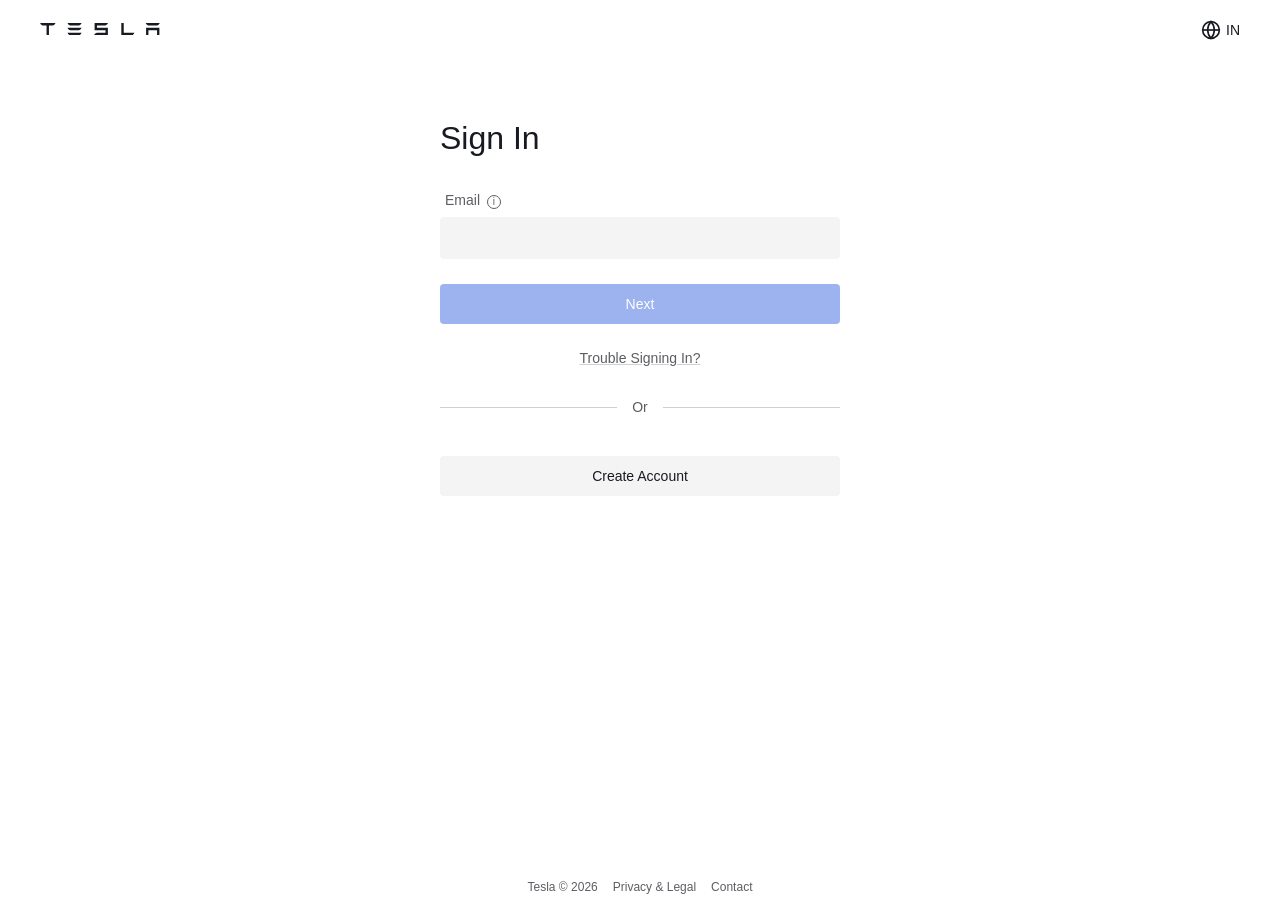
<file: prof.html>
<!DOCTYPE html>
<html lang="en">

<head>
    <meta charset="UTF-8">
    <meta name="viewport" content="width=device-width, initial-scale=1.0">
    <title>Tesla Sign In Replica</title>
    <link rel="stylesheet" href="prof.css">
</head>

<body>

    <header class="header">
        <div class="logo">
           <svg class="tds-icon" viewBox="0 0 342 35" xmlns="http://www.w3.org/2000/svg">
                    <path fill="currentColor"
                        d="M0 .1a9.7 9.7 0 0 0 7 7h11l.5.1v27.6h6.8V7.3L26 7h11a9.8 9.8 0 0 0 7-7H0zm238.6 0h-6.8v34.8H263a9.7 9.7 0 0 0 6-6.8h-30.3V0zm-52.3 6.8c3.6-1 6.6-3.8 7.4-6.9l-38.1.1v20.6h31.1v7.2h-24.4a13.6 13.6 0 0 0-8.7 7h39.9v-21h-31.2v-7zm116.2 28h6.7v-14h24.6v14h6.7v-21h-38zM85.3 7h26a9.6 9.6 0 0 0 7.1-7H78.3a9.6 9.6 0 0 0 7 7m0 13.8h26a9.6 9.6 0 0 0 7.1-7H78.3a9.6 9.6 0 0 0 7 7m0 14.1h26a9.6 9.6 0 0 0 7.1-7H78.3a9.6 9.6 0 0 0 7 7M308.5 7h26a9.6 9.6 0 0 0 7-7h-40a9.6 9.6 0 0 0 7 7">
                    </path>
                </svg>
            
        </div>
        <div class="language-picker">
            <svg class="globe-icon" viewBox="0 0 24 24" fill="none" stroke="currentColor" stroke-width="2">
                <circle cx="12" cy="12" r="10" />
                <line x1="2" y1="12" x2="22" y2="12" />
                <path d="M12 2a15.3 15.3 0 0 1 4 10 15.3 15.3 0 0 1-4 10 15.3 15.3 0 0 1-4-10 15.3 15.3 0 0 1 4-10z" />
            </svg>
            <span>IN</span>
        </div>
    </header>

    <main class="login-container">
        <h1>Sign In</h1>
        <form>
            <div class="input-group">
                <label for="email">Email <span class="info-icon">i</span></label>
                <input type="email" id="email" name="email">
            </div>
            <button type="submit" class="btn-primary">Next</button>
        </form>

        <div class="trouble-link">
            <a href="#">Trouble Signing In?</a>
        </div>

        <div class="divider">
            <span>Or</span>
        </div>

        <button class="btn-secondary">Create Account</button>
    </main>

    <footer class="site-footer">
        <ul class="footer-links">
            <li><a href="termpolicy.html">Tesla © 2026</a></li>
            <li><a href="privacy.html">Privacy &amp; Legal</a></li>
            <li><a href="#">Contact</a></li>
        </ul>
    </footer>

</body>

</html>
</file>
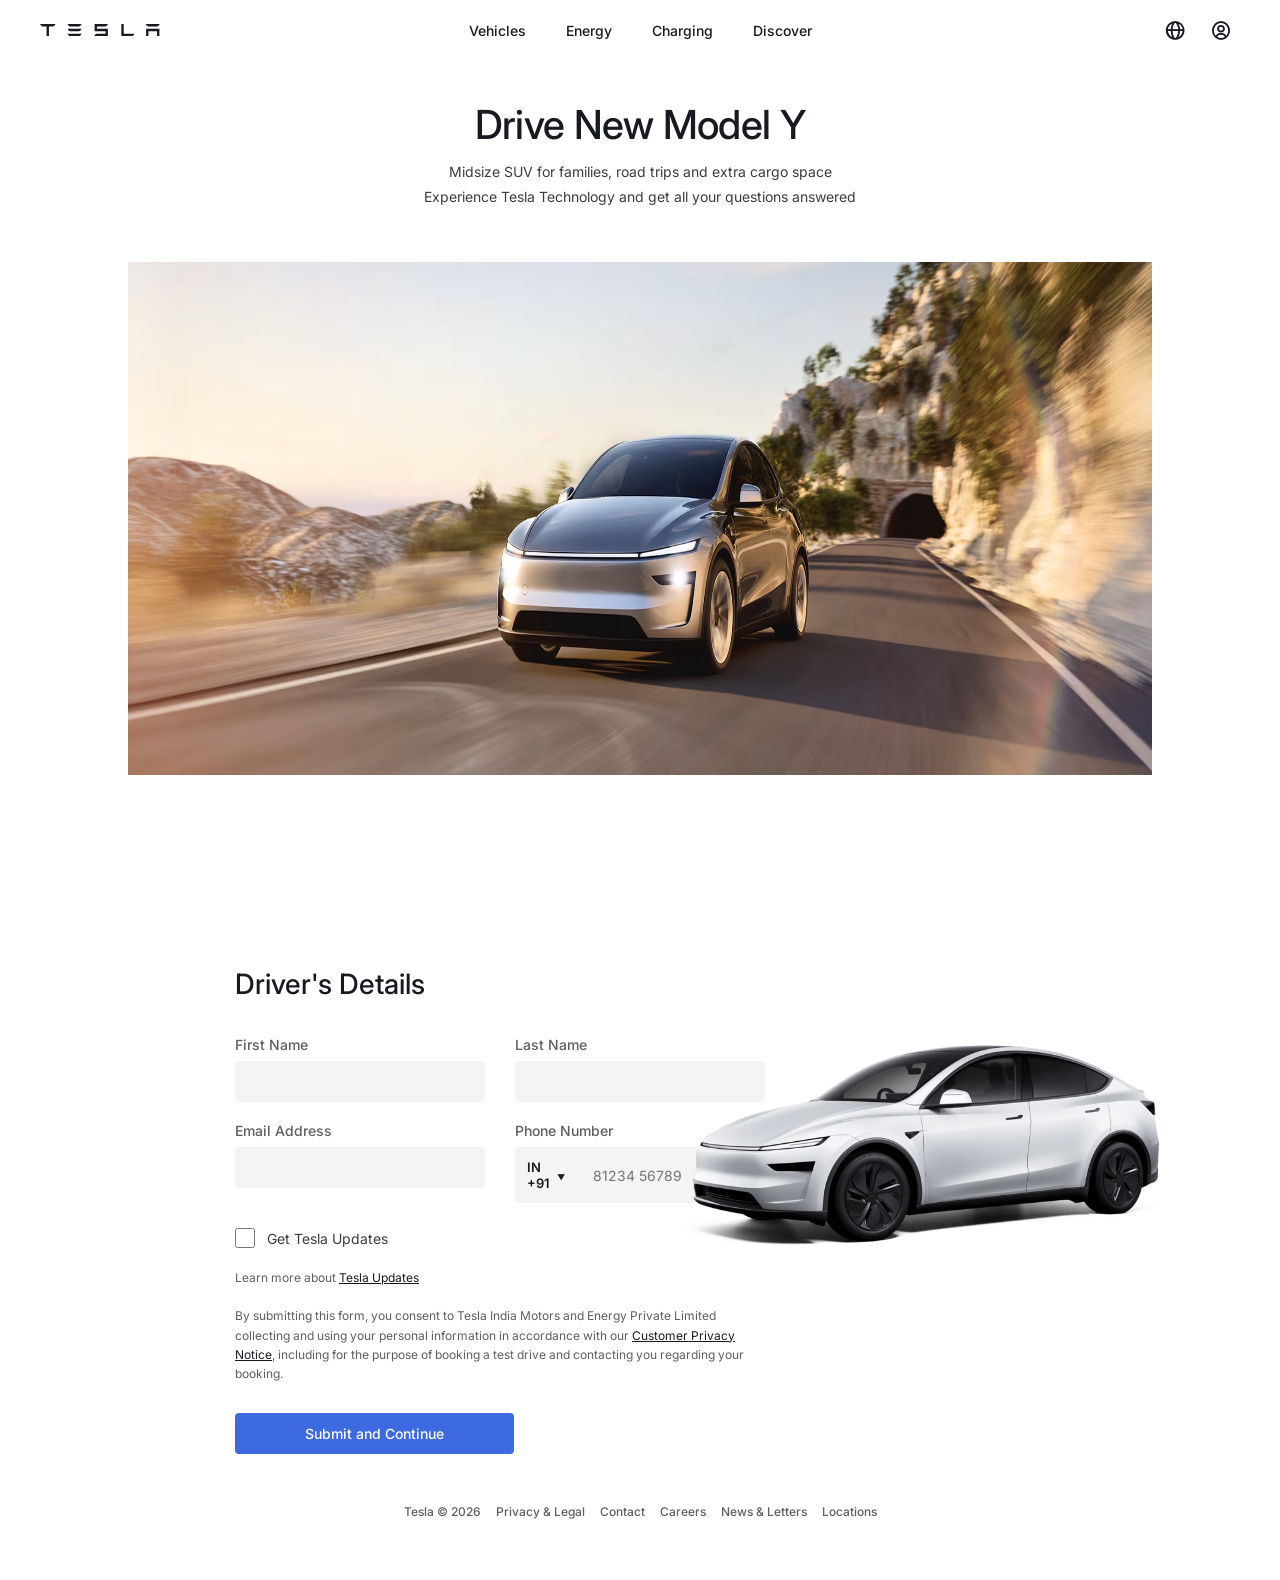
<file: testdrive.html>
<!DOCTYPE html>
<html lang="en">

<head>
    <meta charset="UTF-8">
    <meta name="viewport" content="width=device-width, initial-scale=1.0">
    <link href="https://fonts.googleapis.com/css2?family=Inter:wght@400;500&display=swap" rel="stylesheet">
    <link rel="stylesheet" href="testdrive.css">
    <link href="https://unpkg.com/boxicons@2.1.4/css/boxicons.min.css" rel="stylesheet" />
    <link rel="stylesheet"
        href="https://fonts.googleapis.com/css2?family=Material+Symbols+Outlined:opsz,wght,FILL,GRAD@24,400,0,0&icon_names=search_hands_free" />
    <link href="https://fonts.googleapis.com/css2?family=Inter:wght@300;500&display=swap" rel="stylesheet">
    <title>Tesla Clone </title>
</head>

<body class="homepage">
    <header>
        <div class="logo">
            <button class="logo-btn">
                <svg class="tds-icon" viewBox="0 0 342 35" xmlns="http://www.w3.org/2000/svg">
                    <path fill="currentColor"
                        d="M0 .1a9.7 9.7 0 0 0 7 7h11l.5.1v27.6h6.8V7.3L26 7h11a9.8 9.8 0 0 0 7-7H0zm238.6 0h-6.8v34.8H263a9.7 9.7 0 0 0 6-6.8h-30.3V0zm-52.3 6.8c3.6-1 6.6-3.8 7.4-6.9l-38.1.1v20.6h31.1v7.2h-24.4a13.6 13.6 0 0 0-8.7 7h39.9v-21h-31.2v-7zm116.2 28h6.7v-14h24.6v14h6.7v-21h-38zM85.3 7h26a9.6 9.6 0 0 0 7.1-7H78.3a9.6 9.6 0 0 0 7 7m0 13.8h26a9.6 9.6 0 0 0 7.1-7H78.3a9.6 9.6 0 0 0 7 7m0 14.1h26a9.6 9.6 0 0 0 7.1-7H78.3a9.6 9.6 0 0 0 7 7M308.5 7h26a9.6 9.6 0 0 0 7-7h-40a9.6 9.6 0 0 0 7 7">
                    </path>
                </svg>
            </button>
        </div>

        <nav>
            <ul class="nav-links">
                <div class="menu-overlay"></div>

                <li class="nav-item">
                    <button>Vehicles</button>
                    <div class="mega-menu">
                        <div class="mega-menu-content">
                            <div class="mega-products">
                                <div class="product">
                                    <img src="./Mega-Menu-Vehicles-Model-Y-2-v2.avif" alt="Model Y">
                                    <h3>Model Y</h3>
                                    <div class="product-links">
                                        <a href="#">Learn</a>
                                        <a href="#">Order</a>
                                    </div>
                                </div>
                            </div>

                            <div class="vertical-line"></div>

                            <div class="mega-links">
                                <a href="#">Test Drive</a>
                                <a href="#">We, Robot</a>
                                <a href="#">Vehicle Safety Report</a>
                            </div>
                        </div>
                    </div>
                </li>

                <li class="nav-item">
                    <button>Energy</button>
                    <div class="mega-menu">
                        <div class="mega-menu-content">
                            <div class="mega-products">
                                <div class="product">
                                    <img src="./Mega-Menu-Energy-Powerwall-Global.avif" alt="Powerwall">
                                    <h3>Powerwall</h3>
                                    <div class="product-links">
                                        <a href="#">Learn</a>
                                    </div>
                                </div>
                                <div class="product">
                                    <img src="./Mega-Menu-Energy-Megapack.avif" alt="Megapack">
                                    <h3>Megapack</h3>
                                    <div class="product-links">
                                        <a href="#">Learn</a>
                                    </div>
                                </div>
                            </div>

                            <div class="vertical-line"></div>

                            <div class="mega-links">
                                <a href="#">Utilities</a>
                                <a href="#">Commercial</a>
                            </div>
                        </div>
                    </div>
                </li>

                <li class="nav-item">
                    <button>Charging</button>
                    <div class="mega-menu">
                        <div class="mega-menu-content">
                            <div class="mega-products">
                                <div class="product">
                                    <img src="./Mega-Menu-Charging-Charging-Global.avif" alt="Charging">
                                    <h3>Charging</h3>
                                    <div class="product-links">
                                        <a href="#">Learn</a>
                                    </div>
                                </div>
                                <div class="product">
                                    <img src="./Mega-Menu-Charging-Home-Charging.avif" alt="Home Charging">
                                    <h3>Home Charging</h3>
                                    <div class="product-links">
                                        <a href="#">Learn</a>
                                    </div>
                                </div>
                                <div class="product">
                                    <img src="./Mega-Menu-Charging-Supercharging-APAC.avif" alt="Supercharging">
                                    <h3>Supercharging</h3>
                                    <div class="product-links">
                                        <a href="#">Learn</a>
                                    </div>
                                </div>
                            </div>

                            <div class="vertical-line"></div>

                            <div class="mega-links">
                                <a href="#">Host a Supercharger</a>
                                <a href="#">Host Wall Connectors</a>
                            </div>
                        </div>
                    </div>
                </li>

                <li class="nav-item">
                    <button>Discover</button>
                    <div class="mega-menu">
                        <div class="mega-menu-content discover-layout">
                            <div class="discover-col">
                                <h3>Resources</h3>
                                <a href="#">Test Drive</a>
                                <a href="#">Events</a>
                                <a href="#">Video Guides</a>
                            </div>
                            <div class="discover-col">
                                <h3>Location Services</h3>
                                <a href="#">Find Us</a>
                            </div>
                            <div class="discover-col">
                                <h3>Company</h3>
                                <a href="#">About</a>
                                <a href="#">Careers</a>
                                <a href="#">Investor Relations</a>
                            </div>
                        </div>
                    </div>
                </li>
            </ul>
        </nav>

        <div class="icons">
            <i class="bx bx-globe"></i>
            <i class="bx bx-user-circle"></i>
        </div>
    </header>
    <main class="main">

        <div class="experience-section">
            <div class="heading">
                <h1 class="main-heading">Drive New Model Y</h1>
            </div>
            <p class="sub-text">Midsize SUV for families, road trips and extra cargo space</p>
            <p class="sub-text">Experience Tesla Technology and get all your questions answered</p>
        </div>
        <div class="car">
            <img src="./drivetes1.avif" alt="tesla" class="tesla-car">
        </div>
        <div class="form">

            <div class="form-section">


                <form id="detailsForm">
                    <h1>Driver's Details</h1>
                    <div class="input-grid">
                        <div class="input-group">
                            <label for="fname">First Name</label>
                            <input type="text" id="fname" name="firstname">
                        </div>
                        <div class="input-group">
                            <label for="lname">Last Name</label>
                            <input type="text" id="lname" name="lastname">
                        </div>
                        <div class="input-group">
                            <label for="email">Email Address</label>
                            <input type="email" id="email" name="email">
                        </div>
                        <div class="input-group">
                            <label for="phone">Phone Number</label>
                            <div class="phone-input">
                                <div class="country-code">IN +91 <span class="arrow"></span></div>
                                <input type="tel" id="phone" placeholder="81234 56789">
                            </div>
                        </div>
                    </div>

                    <div class="checkbox-group">
                        <input type="checkbox" id="updates">
                        <label for="updates">Get Tesla Updates</label>
                    </div>

                    <p class="disclaimer">
                        Learn more about <a href="#">Tesla Updates</a><br><br>
                        By submitting this form, you consent to Tesla India Motors and Energy Private Limited collecting
                        and using your personal information in accordance with our <a href="#">Customer Privacy
                            Notice</a>, including for the purpose of booking a test drive and contacting you regarding
                        your booking.
                    </p>

                    <button type="submit" class="submit-btn">Submit and Continue</button>
                </form>
            </div>

            <div class="image-section">
                <img src="./drivetes2.avif" alt="Tesla Model Y White" class="car2">
            </div>

        </div>
        <footer class="site-footer">
            <ul class="footer-links">
                <li><a href="termpolicy.html">Tesla © 2026</a></li>
                <li><a href="privacy.html">Privacy &amp; Legal</a></li>
                <li><a href="#">Contact</a></li>
                <li><a href="#">Careers</a></li>
                <li><a href="#">News &amp; Letters</a></li>
                <li><a href="#">Locations</a></li>
            </ul>
        </footer>
    </main>
</body>

</html>
</file>
<file: index.css>
* {
    padding: 0;
    margin: 0;
    box-sizing: border-box;
    font-family: 'Inter', -apple-system, BlinkMacSystemFont, "Segoe UI", Roboto, sans-serif;
    scrollbar-base-color: #ffffff;
}

body {
    overflow-x: hidden;
}

header {
    display: flex;
    justify-content: space-between;
    align-items: center;
    padding: 0 40px;
    background-color: #ffffff;
    min-height: 60px; 
    width: 100%;
    position: fixed;
    z-index: 100;
    transition: padding 0.3s ease;
}

.logbtn {
    background-color: transparent;
    border: none;
    cursor: pointer;
}

.logbtn svg {
    width: 120px;
    height: auto;
    color: #171a20;
}

nav {
    position: absolute;
    left: 0;
    right: 0;
    margin: 0 auto;
    width: fit-content;
}

.link {
    display: flex;
    list-style: none;
    gap: 8px;
    height: 60px;
}

.link button {
    font-weight: 500;
    font-size: 14px;
    color: #171a20;
    background-color: transparent;
    border: none;
    padding: 8px 16px;
    border-radius: 4px;
    cursor: pointer;
    transition: background-color 0.3s ease;
}

.nav-links button:hover {
    background-color: rgba(0, 0, 0, 0.05);
}

.icons {
    display: flex;
    align-items: center;
    gap: 8px;
    font-size: 22px;
}

.icons i {
    padding: 8px;
    border-radius: 4px;
    cursor: pointer;
    transition: background-color 0.3s ease;
    color: #171a20;
}

.icons i:hover {
    background-color: rgba(0, 0, 0, 0.05);
}

.main-grid {
    display: grid;
    grid-template-columns: 1fr;
    width: 100%;
}

.model-y {
    height: 80vh;
    width: 100%;
    background-image: url("./backimg.png");
    background-repeat: no-repeat;
    background-size: cover;
    display: flex;
    justify-content: center;
    padding-top: 10vh;
    overflow: hidden;
}

.hero-content {
    display: flex;
    flex-direction: column;
    align-items: center;
    gap: 30px;
}

.hero-text {
    text-align: center;
    color: #ffffff;
}

.hero-text h1 {
    margin: 35px 0 5px 0;
    font-size: 55px;
    font-weight: 500;
    letter-spacing: 0.5px;
}

.hero-text p {
    font-size: 18px;
    font-weight: 400;
    margin-bottom: 12px;
}

.hero-text a {
    color: #ffffff;
    font-size: 14px;
    text-decoration: underline;
    text-underline-offset: 4px;
    transition: opacity 0.3s ease;
}

.hero-text a:hover {
    opacity: 0.8;
}

.hero-buttons {
    display: flex;
    gap: 24px;
}

.btn-primary, .btn-secondary {
    padding: 13px 40px;
    border-radius: 4px;
    font-size: 14px;
    font-weight: 500;
    cursor: pointer;
    border: none;
    width: 200px;
}

.btn-primary {
    background-color: #3e6ae1;
    color: white;
}

.btn-primary:hover {
    background: #3457b1;
}

.btn-secondary {
    background-color: #ffffff;
    color: #393c41;
}

.tesla-container {
    display: grid;
    grid-template-columns: 1fr 1fr;
    gap: 16px;
    margin: 50px auto 0 auto;
    width: 100%;
    background-color: #ffffff;
    font-family: 'Arial', sans-serif;
}

.tesla-card {
    background-color: #f2f2f2;
    border-radius: 8px;
    display: flex;
    justify-content: space-between;
    align-items: center;
    overflow: hidden;
    height: 200px;
}

.card-content {
    display: flex;
    flex-direction: column;
    flex: 1;
    padding: 0 10px 0 35px;
    gap: 5px;
}

.card-content h2 {
    font-size: 1.5rem;
    font-weight: 200;
    margin-bottom: 4px;
    color: #171a20;
}

.card-content p {
    font-size: 1rem;
    margin-bottom: 15px;
    color: #393c41;
}

.btn {
    padding: 8px 30px;
    display: inline-block;
    text-decoration: none;
    background-color: #ffffff;
    color: #171a20;
    border-radius: 4px;
    font-size: 0.85rem;
    font-weight: 500;
    width: fit-content;
}

.btn:hover {
    background-color: rgba(0, 0, 0, 0.05);
}

.card-image {
    width: 35%;
    height: 100%;
}

.card-image img {
    height: 100%;
    width: 100%;
    object-fit: cover;
    object-position: center;
}

.third {
    position: relative;
    width: 100%;
    height: 100vh;
    background-color: #ffffff;
    display: flex;
    flex-direction: column;
    justify-content: center;
    overflow: hidden;
    margin-bottom: 50px;
}

.carousel-track {
    display: flex;
    width: 100%;
    height: 85%;
    gap: 20px;
    padding: 0 20px;
    overflow-x: auto;
    scroll-snap-type: x mandatory;
    scroll-behavior: smooth;
    scrollbar-width: none;
}

.powerwall, .plant {
    min-width: 85vw;
    height: 100%;
    border-radius: 12px;
    display: flex;
    flex-direction: column;
    justify-content: flex-end;
    padding: 50px;
    background-size: cover;
    background-position: center;
    color: white;
    scroll-snap-align: center;
    flex-shrink: 0;
}

.powerwall {
    background-image: url('./powerwall.avif');
}

.plant {
    background-image: url('./powerpalnt.avif');
}

.third h1 {
    font-size: 3rem;
    margin-bottom: 10px;
}

.third h6 {
    font-size: 1.2rem;
    font-weight: 400;
    margin-bottom: 25px;
}

.learn {
    width: 200px;
    padding: 12px 0;
    background: #3e6ae1;
    color: white;
    border: none;
    border-radius: 4px;
    cursor: pointer;
    font-weight: 500;
    transition: background 0.3s ease;
}

.learn:hover {
    background: #3457b1;
}

.bottom-dots {
    position: absolute;
    bottom: 10px;
    left: 50%;
    transform: translateX(-50%);
    display: flex;
    z-index: 10;
}

.dot {
    height: 10px;
    width: 10px;
    background-color: #d1d1d1;
    border-radius: 50%;
    margin: 0 5px;
    cursor: pointer;
}

.dot.active {
    background-color: #333;
}

.fixed {
    position: fixed;
    bottom: 0;
    left: 50%;
    transform: translateX(-50%);
    z-index: 1000;
    height: 60px;
    width: 100%;
    background-color: #ffffff;
    padding: 10px;
    display: flex;
    align-items: center;
    justify-content: center;
    box-shadow: 0 -4px 10px rgba(0, 0, 0, 0.1);
}

.drive {
    display: flex;
    align-items: center;
    justify-content: center;
    gap: 10px;
    padding: 9px 55px;
    background-color: #f4f4f4;
    border: 1px solid #d0d1d2;
    border-radius: 4px;
    cursor: pointer;
    font-size: 13px;
    font-weight: 500;
    color: #171a20;
    transition: background-color 0.3s ease, border-color 0.3s ease;
    list-style: none;
}

.drive .material-symbols-outlined {
    color: #3e6ae1;
    font-size: 22px;
}

.schedule {
    text-decoration: none; 
    color: black; 
}

.site-footer {
    display: flex;
    justify-content: center;
    align-items: center;
    padding: 30px 20px;
    background-color: #ffffff;
    width: 100%;
    margin: 100px 0 60px 0;
}

.footer-links {
    display: flex;
    list-style: none;
    gap: 15px;
}

.footer-links a, .footer-links span {
    font-size: 12px;
    color: #5c5e62;
    text-decoration: none;
    font-weight: 500;
    transition: color 0.3s ease;
}

.nav-item {
    display: flex;
    align-items: center;
    height: 100%;
}

.mega-menu {
    position: fixed;
    top: 60px;
    left: 0;
    width: 100vw;
    background-color: #ffffff;
    padding: 40px 0 60px 0;
    opacity: 0;
    visibility: hidden;
    transform: translateY(-20px);
    z-index: 100;
    cursor: default;
    box-shadow: 0 10px 20px rgba(0,0,0,0.05);
    transition: opacity 0.3s ease, transform 0.3s ease;
}

.nav-item:hover .mega-menu {
    opacity: 1;
    visibility: visible;
    transform: translateY(0);
}

.menu {
    position: fixed;
    top: 60px;
    left: 0;
    width: 100vw;
    height: 100vh;
    background-color: rgba(0, 0, 0, 0.4);
    backdrop-filter: blur(4px);
    opacity: 0;
    visibility: hidden;
    z-index: 90;
    pointer-events: none;
    transition: opacity 0.4s ease, visibility 0.4s ease;
}

.nav-links:hover .menu-overlay {
    opacity: 1;
    visibility: visible;
}

.mega-menu-content {
    display: flex;
    justify-content: center;
    gap: 40px;
    max-width: 1200px;
    margin: 0 auto;
}

.mega-products {
    display: flex;
    gap: 30px;
}

.product {
    display: flex;
    flex-direction: column;
    align-items: center;
    text-align: center;
}

.product img {
    height: 125px;
    width: auto;
    object-fit: contain;
    margin-bottom: 15px;
    opacity: 0;
    transform: translateY(-30px) scale(0.9);
    transition: opacity 0.3s ease, transform 0.3s ease;
}

.nav-item:hover .product:nth-child(1) img { transition-delay: 0.1s; }
.nav-item:hover .product:nth-child(2) img { transition-delay: 0.2s; }
.nav-item:hover .product:nth-child(3) img { transition-delay: 0.3s; }
.nav-item:hover .product:nth-child(4) img { transition-delay: 0.4s; }
.nav-item:hover .product:nth-child(5) img { transition-delay: 0.5s; }

.nav-item:hover .product img {
    opacity: 1;
    transform: translateY(0) scale(1);
}

.product h3 {
    font-size: 1.1rem;
    font-weight: 500;
    color: #171a20;
    margin-bottom: 8px;
}

.product-links a {
    font-size: 0.9rem;
    color: #5c5e62;
    text-decoration: underline;
    text-underline-offset: 3px;
    margin: 0 5px;
}

.product-links a:hover {
    color: #171a20;
}

.vertical-line {
    width: 1px;
    background-color: #e2e3e3;
    margin: 0 20px;
}

.mega-links, .discover-col {
    display: flex;
    flex-direction: column;
    gap: 15px;
    justify-content: center;
}

.mega-links a, .discover-col a {
    font-size: 0.95rem;
    font-weight: 500;
    color: #171a20;
    text-decoration: none;
}

.mega-links a:hover, .discover-col a:hover {
    text-decoration: underline;
    text-underline-offset: 4px;
}

.discover-layout {
    display: flex;
    justify-content: center;
    gap: 80px;
    padding-top: 20px;
}

.discover-col {
    display: flex;
    flex-direction: column;
    gap: 20px;
    min-width: 180px;
}

.discover-col h3 {
    color: #5c5e62;
    font-size: 15px;
    font-weight: 500;
    margin-bottom: 10px;
    letter-spacing: -0.1px;
}

.discover-col a {
    font-size: 13px;
    font-weight: 600;
    color: #171a20;
    text-decoration: none;
    transition: color 0.2s ease;
}

.discover-col a:hover {
    color: #171a20;
    text-decoration: underline;
    text-underline-offset: 4px;
}

@media (max-width: 768px) {
    header {
        padding: 0 20px;
    }

    nav .nav-links {
        display: none;
    }

    .hero-text h1 {
        font-size: 36px;
    }

    .hero-buttons {
        flex-direction: column;
        gap: 12px;
    }

    .btn-primary, .btn-secondary {
        width: 280px;
    }

    .tesla-container {
        grid-template-columns: 1fr;
        padding: 0 20px;
    }

    .tesla-card {
        height: auto;
        flex-direction: column-reverse;
        padding: 40px 0;
    }

    .card-image {
        width: 80%;
        margin-bottom: 20px;
    }

    .card-content {
        padding: 0 20px;
        text-align: center;
        align-items: center;
    }

    .powerwall, .plant {
        padding: 30px;
        min-width: 90vw;
    }

    .third h1 {
        font-size: 2rem;
    }
}

@media (max-width: 480px) {
    .logo-btn svg {
        width: 100px;
    }

    .hero-text h1 {
        font-size: 32px;
    }

    .hero-text p {
        font-size: 14px;
        padding: 0 20px;
    }

    .footer-links {
        flex-wrap: wrap;
        justify-content: center;
        gap: 10px;
    }

    .drive {
        padding: 9px 30px;
        width: 90%;
    }
}

@media (min-width: 1200px) {
    .main-grid {
        max-width: 1600px;
        margin: 0 auto;
    }

    .hero-text h1 {
        font-size: 56px;
    }
}
</file>
<file: getstarted.css>
* {
    padding: 0;
    margin: 0;
    box-sizing: border-box;
    font-family: 'Inter', -apple-system, BlinkMacSystemFont, "Segoe UI", Roboto, sans-serif;
    letter-spacing: -0.2px;
    scrollbar-base-color: #ffffff;
}

button, input, select, textarea {
    font-family: inherit;
    font-size: 14px;
}

p, li, label, .address p, .fine-print p {
    font-size: 14.5px;
    line-height: 1.6;
    color: #393c41;
    font-weight: 400;
    margin-bottom: 18px;
}

body {
    overflow-x: hidden;
}

header {
    display: flex;
    justify-content: space-between;
    align-items: center;
    padding: 0 40px;
    min-height: 60px; 
    width: 100%;
    position: absolute; 
    top: 0;
    left: 0;
    z-index: 1000;   
    background-color: transparent; 
    transition: background-color 0.3s ease;
    color: #ffffff;
    
}

header:has(.nav-links:hover) {
    background-color: #ffffff;
    box-shadow: 0 4px 20px rgba(0, 0, 0, 0.05);
}
header .nav-links button {
    color: #ffffff; 
}
header .icons i {
    color: #ffffff;   
}

.logo-btn {
    background-color: transparent;
    border: none;
    cursor: pointer;
    
}

.logo-btn svg {
    width: 120px;
    height: auto;
    color: #ffffff
}

nav {
    position: absolute;
    left: 0;
    right: 0;
    margin: 0 auto;
    width: fit-content;
}

.nav-links {
    display: flex;
    list-style: none;
    gap: 8px;
    height: 60px;
}

.nav-links button {
    font-weight: 500;
    font-size: 14px;
    color: #171a20;
    background-color: transparent;
    border: none;
    padding: 8px 16px;
    border-radius: 4px;
    cursor: pointer;
    transition: background-color 0.3s ease;
}

.nav-links button:hover {
    background-color: rgba(0, 0, 0, 0.05);
}

.icons {
    display: flex;
    align-items: center;
    gap: 8px;
    font-size: 22px;
}

.icons i {
    padding: 8px;
    border-radius: 4px;
    cursor: pointer;
    transition: background-color 0.3s ease;
    color: #171a20;
}

.icons i:hover {
    background-color: rgba(0, 0, 0, 0.05);
}

.nav-item {
    display: flex;
    align-items: center;
    height: 100%;
}

.mega-menu {
    position: fixed;
    top: 60px;
    left: 0;
    width: 100vw;
    background-color: #ffffff;
    padding: 40px 0 60px 0;
    opacity: 0;
    visibility: hidden;
    transform: translateY(-20px);
    z-index: 100;
    cursor: default;
    box-shadow: 0 10px 20px rgba(0,0,0,0.05);
    transition: opacity 0.3s ease, transform 0.3s ease;
}

.nav-item:hover .mega-menu {
    opacity: 1;
    visibility: visible;
    transform: translateY(0);
}

.menu-overlay {
    position: fixed;
    top: 60px;
    left: 0;
    width: 100vw;
    height: 100vh;
    background-color: rgba(0, 0, 0, 0.4);
    backdrop-filter: blur(4px);
    opacity: 0;
    visibility: hidden;
    z-index: 90;
    pointer-events: none;
    transition: opacity 0.4s ease, visibility 0.4s ease;
}

.nav-links:hover .menu-overlay {
    opacity: 1;
    visibility: visible;
}

.mega-menu-content {
    display: flex;
    justify-content: center;
    gap: 40px;
    max-width: 1200px;
    margin: 0 auto;
}

.mega-products {
    display: flex;
    gap: 30px;
}

.product {
    display: flex;
    flex-direction: column;
    align-items: center;
    text-align: center;
}

.product img {
    height: 125px;
    width: auto;
    object-fit: contain;
    margin-bottom: 15px;
    opacity: 0;
    transform: translateY(-30px) scale(0.9);
    transition: opacity 0.3s ease, transform 0.3s ease;
}

.nav-item:hover .product:nth-child(1) img { transition-delay: 0.1s; }
.nav-item:hover .product:nth-child(2) img { transition-delay: 0.2s; }
.nav-item:hover .product:nth-child(3) img { transition-delay: 0.3s; }
.nav-item:hover .product:nth-child(4) img { transition-delay: 0.4s; }
.nav-item:hover .product:nth-child(5) img { transition-delay: 0.5s; }

.nav-item:hover .product img {
    opacity: 1;
    transform: translateY(0) scale(1);
}

.product h3 {
    font-size: 1.1rem;
    font-weight: 500;
    color: #171a20;
    margin-bottom: 8px;
}

.product-links a {
    font-size: 0.9rem;
    color: #5c5e62;
    text-decoration: underline;
    text-underline-offset: 3px;
    margin: 0 5px;
}

.product-links a:hover {
    color: #171a20;
}

.vertical-line {
    width: 1px;
    background-color: #e2e3e3;
    margin: 0 20px;
}

.mega-links, .discover-col {
    display: flex;
    flex-direction: column;
    gap: 15px;
    justify-content: center;
}

.mega-links a, .discover-col a {
    font-size: 0.95rem;
    font-weight: 500;
    color: #171a20;
    text-decoration: none;
}

.mega-links a:hover, .discover-col a:hover {
    text-decoration: underline;
    text-underline-offset: 4px;
}

.discover-layout {
    display: flex;
    justify-content: center;
    gap: 80px;
    padding-top: 20px;
}

.discover-col {
    display: flex;
    flex-direction: column;
    gap: 20px;
    min-width: 180px;
}

.discover-col h3 {
    color: #5c5e62;
    font-size: 15px;
    font-weight: 500;
    margin-bottom: 10px;
    letter-spacing: -0.1px;
}

.discover-col a {
    font-size: 13px;
    font-weight: 600;
    color: #171a20;
    text-decoration: none;
    transition: color 0.2s ease;
}

.discover-col a:hover {
    color: #171a20;
    text-decoration: underline;
    text-underline-offset: 4px;
}

.get {
    position: relative;
    height: 65vh;
    width: 100%;
    background-image: url("./getstarted.avif");
    background-size: cover;
    background-position: center;
    background-repeat: no-repeat;
    display: flex;
    justify-content: center;
    align-items: center;
    margin-top: 0; 
}

.container {
    max-width: 1200px;
    margin: 0 auto;
    padding: 0 24px;
}

.event-header {
    background-color: #ffffff;
    padding: 80px 0 40px 0;
    text-align: left;
}

.back-link {
    display: inline-flex;
    align-items: center;
    text-decoration: none;
    color: #5c5e62;
    font-size: 14px;
    font-weight: 500;
    margin-bottom: 12px;
    transition: color 0.3s ease;
}

.back-link i {
    font-size: 20px;
    margin-right: 2px;
}

.back-link:hover {
    color: #171a20;
}

.event-header h1 {
    color: #171a20;
    font-size: 38px;
    font-weight: 500;
    letter-spacing: -1px;
    margin-bottom: 30px;
}

h2, h3 {
    font-size: 28px;
    font-weight: 500;
    color: #171a20;
    margin-bottom: 24px;
    letter-spacing: -0.6px;
}

h4 {
    font-size: 16px;
    font-weight: 600;
    color: #171a20;
    margin-top: 20px;
    margin-bottom: 15px;
}

/* --- OVERVIEW SECTION STYLES --- */
.overview-section {
    background-color: #ffffff;
    padding: 60px 0;
    color: #393c41;
    font-size: 12.5px;
}

.overview-container {
    max-width: 800px; 
    margin: 0 auto;
    padding: 0 24px;
}

.content-block {
    margin-bottom: 40px;
    text-align: left;
}

.overview-section h3 {
    font-size: 28px;
    font-weight: 500;
    color: #171a20;
    margin-bottom: 24px;
    letter-spacing: -0.6px;
}

.overview-section h4 {
    font-size: 16px;
    font-weight: 600;
    color: #171a20;
    margin-top: 20px;
    margin-bottom: 15px;
}

.underline-title {
    text-decoration: underline;
    text-underline-offset: 4px;
}

.overview-section ul {
    padding-left: 20px;
    margin-bottom: 25px;
    font-size: 12.5px;
}

.overview-section li {
    font-size: 14.5px;
    line-height: 1.6;
    margin-bottom: 12px;
    list-style-type: disc;
}

.overview-section strong {
    color: #171a20;
    font-weight: 600;
}

.legal-details {
    margin-top: 30px;
    border-top: 1px solid #e2e3e3;
    padding-top: 24px;
}

.legal-details p {
    font-size: 12.5px;
    line-height: 1.8;
    color: #5c5e62;
    margin-bottom: 12px;
}

.address p {
    margin-bottom: 4px;
    font-size: 14.5px;
}

.directions-link {
    display: inline-block;
    margin-top: 15px;
    font-size: 14.5px;
    font-weight: 400;
    color: #171a20;
    text-decoration: none;
    border-bottom: 1.5px solid #171a20;
    padding-bottom: 2px;
    transition: opacity 0.2s ease;
}

.directions-link:hover {
    opacity: 0.7;
}

.signup-section {
    padding: 60px 0;
    background-color: #ffffff;
}

.signup-container {
    max-width: 450px; 
    margin: 0 auto;
    padding: 0 20px;
}

.signup-container h2 {
    font-size: 28px;
    font-weight: 600;
    margin-bottom: 30px;
    color: #171a20;
}

.form-group {
    margin-bottom: 25px;
}

.form-group label {
    display: block;
    font-size: 14px;
    font-weight: 500;
    color: #5c5e62;
    margin-bottom: 8px;
}

input[type="text"],
input[type="email"],
input[type="tel"],
select {
    width: 100%;
    padding: 12px 16px;
    border: none;
    border-radius: 4px;
    background-color: #f4f4f4;
    font-size: 14px;
    color: #171a20;
    outline: none;
}

.phone-input {
    display: flex;
    background-color: #f4f4f4;
    border-radius: 4px;
    align-items: center;
}

.country-code {
    padding: 0 12px;
    font-size: 14px;
    color: #171a20;
    border-right: 1px solid #e2e3e3;
    cursor: pointer;
    display: flex;
    align-items: center;
    gap: 5px;
}

.guest-selector {
    display: flex;
    gap: 12px;
}

.guest-btn {
    width: 45px;
    height: 45px;
    border: 1px solid #d0d1d2;
    background: white;
    border-radius: 4px;
    cursor: pointer;
    font-size: 14px;
    transition: all 0.2s;
}

.guest-btn.active {
    border: 2px solid #3d69e1; 
}

.checkbox-group {
    display: flex;
    align-items: flex-start;
    gap: 10px;
}

.check-label {
    font-size: 14px;
    color: #171a20 !important;
    cursor: pointer;
}

.check-label span {
    text-decoration: underline;
}

.disclaimer {
    font-size: 13px;
    color: #5c5e62;
    line-height: 1.5;
    margin: 30px 0;
}

.submit-btn {
    width: 100%;
    padding: 12px;
    background-color: #3d69e1;
    color: white;
    border: none;
    border-radius: 4px;
    font-weight: 600;
    font-size: 14px;
    cursor: pointer;
    transition: background-color 0.3s;
}

.submit-btn:hover {
    background-color: #3457b1;
}

.two {
    display: flex;
    justify-content: center;
}
.site-footer {
    display: flex;
    justify-content: center;
    align-items: center;
    background-color: #ffffff;
    width: 100%;
}

.footer-links {
    display: flex;
    list-style: none;
    gap: 15px;
}

.footer-links a, .footer-links span {
    font-size: 12px;
    color: #5c5e62;
    text-decoration: none;
    font-weight: 500;
    transition: color 0.3s ease;
}
@media (max-width: 991px) {
    .two {
        flex-direction: column;
        align-items: center;
    }

    .signup-section, .overview-section {
        width: 100%;
        padding: 40px 20px;
    }

    .overview-container {
        max-width: 100%;
    }

    header {
        padding: 0 20px;
    }

    nav {
        position: relative;
        order: 3;
        width: 100%;
        display: none;
    }

    .event-header h1 {
        font-size: 28px;
    }
}
@media (max-width: 768px) {
    .mega-menu {
        display: none;
    }

    .footer-links {
        flex-direction: column;
        align-items: center;
        gap: 10px;
        padding-bottom: 20px;
    }

    .get {
        height: 50vh;
    }
}
@media (max-width: 480px) {
    .event-header h1 {
        font-size: 24px;
        letter-spacing: -0.5px;
    }

    .signup-container {
        padding: 0;
    }

    .guest-selector {
        justify-content: space-between;
    }

    .guest-btn {
        flex: 1;
    }

    .logo-btn svg {
        width: 100px;
    }

    .content-block h3 {
        font-size: 22px;
    }

    .country-code {
        font-size: 12px;
        padding: 0 8px;
    }
}
</file>
<file: glob.css>
* {
    padding: 0;
    margin: 0;
    box-sizing: border-box;
    font-family: 'Inter', -apple-system, BlinkMacSystemFont, "Segoe UI", Roboto, sans-serif;
    scrollbar-base-color: #ffffff;
}

body {
    background-color: #ffffff;
    overflow-x: hidden;
}


header {
    display: flex;
    justify-content: space-between;
    align-items: center;
    padding: 0 40px;
    background-color: #ffffff; 
    min-height: 60px; 
    width: 100%;
    position: fixed;
    top: 0; 
    z-index: 999; 
}

.logo-btn {
    background-color: transparent;
    border: none;
    cursor: pointer;
}

.logo-btn svg {
    width: 120px;
    height: auto;
    color: #171a20;
}

nav {
    position: absolute;
    left: 0;
    right: 0;
    margin: 0 auto;
    width: fit-content;
}

.nav-links {
    display: flex;
    list-style: none;
    gap: 8px;
    height: 60px;
}

.nav-links button {
    font-weight: 500;
    font-size: 14px;
    color: #171a20;
    background-color: transparent;
    border: none;
    padding: 8px 16px;
    border-radius: 4px;
    cursor: pointer;
    transition: background-color 0.3s ease;
}

.nav-links button:hover {
    background-color: rgba(0, 0, 0, 0.05);
}

.icons {
    display: flex;
    align-items: center;
    gap: 8px;
    font-size: 22px;
    z-index: 200;
}

.icons i {
    padding: 8px;
    border-radius: 4px;
    cursor: pointer;
    transition: background-color 0.3s ease;
    color: #171a20;
}

.icons i:hover {
    background-color: rgba(0, 0, 0, 0.05);
}

/* --- MEGA MENU --- */
.nav-item {
    display: flex;
    align-items: center;
    height: 100%;
}

.mega-menu {
    position: fixed;
    top: 60px;
    left: 0;
    width: 100vw;
    background-color: #ffffff;
    padding: 40px 0 60px 0;
    opacity: 0;
    visibility: hidden;
    transform: translateY(-20px);
    z-index: 100;
    cursor: default;
    box-shadow: 0 10px 20px rgba(0,0,0,0.05);
    transition: opacity 0.3s ease, transform 0.3s ease;
}

.nav-item:hover .mega-menu {
    opacity: 1;
    visibility: visible;
    transform: translateY(0);
}

.menu-overlay {
    position: fixed;
    top: 60px;
    left: 0;
    width: 100vw;
    height: 100vh;
    background-color: rgba(0, 0, 0, 0.4);
    backdrop-filter: blur(4px);
    opacity: 0;
    visibility: hidden;
    z-index: 90;
    pointer-events: none;
    transition: opacity 0.4s ease, visibility 0.4s ease;
}

.nav-links:hover .menu-overlay {
    opacity: 1;
    visibility: visible;
}

.mega-menu-content {
    display: flex;
    justify-content: center;
    gap: 40px;
    max-width: 1200px;
    margin: 0 auto;
}

.mega-products {
    display: flex;
    gap: 30px;
}

.product {
    display: flex;
    flex-direction: column;
    align-items: center;
    text-align: center;
}

.product img {
    height: 125px;
    width: auto;
    object-fit: contain;
    margin-bottom: 15px;
    opacity: 0;
    transform: translateY(-30px) scale(0.9);
    transition: opacity 0.3s ease, transform 0.3s ease;
}

.nav-item:hover .product:nth-child(1) img { transition-delay: 0.1s; }
.nav-item:hover .product:nth-child(2) img { transition-delay: 0.2s; }
.nav-item:hover .product:nth-child(3) img { transition-delay: 0.3s; }
.nav-item:hover .product:nth-child(4) img { transition-delay: 0.4s; }
.nav-item:hover .product:nth-child(5) img { transition-delay: 0.5s; }

.nav-item:hover .product img {
    opacity: 1;
    transform: translateY(0) scale(1);
}

.product h3 {
    font-size: 1.1rem;
    font-weight: 500;
    color: #171a20;
    margin-bottom: 8px;
}

.product-links a {
    font-size: 0.9rem;
    color: #5c5e62;
    text-decoration: underline;
    text-underline-offset: 3px;
    margin: 0 5px;
}

.product-links a:hover {
    color: #171a20;
}

.vertical-line {
    width: 1px;
    background-color: #e2e3e3;
    margin: 0 20px;
}

.mega-links, .discover-col {
    display: flex;
    flex-direction: column;
    gap: 15px;
    justify-content: center;
}

.mega-links a, .discover-col a {
    font-size: 0.95rem;
    font-weight: 500;
    color: #171a20;
    text-decoration: none;
}

.mega-links a:hover, .discover-col a:hover {
    text-decoration: underline;
    text-underline-offset: 4px;
}

.discover-layout {
    display: flex;
    justify-content: center;
    gap: 80px;
    padding-top: 20px;
}

.discover-col {
    display: flex;
    flex-direction: column;
    gap: 20px;
    min-width: 180px;
}

.discover-col h3 {
    color: #5c5e62;
    font-size: 15px;
    font-weight: 500;
    margin-bottom: 10px;
    letter-spacing: -0.1px;
}

.discover-col a {
    font-size: 13px;
    font-weight: 600;
    color: #171a20;
    text-decoration: none;
    transition: color 0.2s ease;
}

.discover-col a:hover {
    color: #171a20;
    text-decoration: underline;
    text-underline-offset: 4px;
}

body.region-page {
    padding: 60px 40px;
}
.region-container {
    max-width: 1400px;
    margin: 0 auto;
    padding-top: 100px; 
}

.region-grid {
    display: grid;
    grid-template-columns: repeat(5, 1fr);
    gap: 50px;
}

.region-col h3 {
    font-size: 20px;
    font-weight: 600;
    color: #171a20;
    margin-bottom: 24px;
}


.region-col a {
    display: flex;
    flex-direction: column;
    gap: 4px;
    text-decoration: none;
    color: #171a20;
    font-size: 15px;
    font-weight: 600;
    margin-bottom: 12px; 
    padding: 8px 12px;   
    margin-left: -12px; 
    border-radius: 4px;
    transition: background-color 0.3s ease;
}

.region-col a:hover {
    text-decoration: none;
    background-color: rgba(0, 0, 0, 0.05); 
}

.lang-group {
    display: flex;
    gap: 12px;
}

.region-col a span {
    font-size: 13px;
    font-weight: 400;
    color: #5c5e62;
}


.active-country {
    background-color: #f2f2f2;
    padding: 12px 16px !important;
    border-radius: 4px;
    margin-left: -16px !important;
    margin-top: -12px;
    margin-bottom: 12px !important;
}

.active-country:hover {
    text-decoration: none !important;
    background-color: #e5e5e5; 
}


.gap {
    margin-top: 50px;
}

.hidden-h3 {
    visibility: hidden;
}
@media (max-width: 480px) {
    header {
        padding: 0 16px;
    }
    nav {
        display: none;
    }
    .region-grid {
        grid-template-columns: 1fr;
        gap: 30px;
    }
    .region-container {
        padding-top: 80px;
        padding-left: 20px;
        padding-right: 20px;
    }
    .logo-btn svg {
        width: 100px;
    }
    .hidden-h3 {
        display: none;
    }
}

@media (min-width: 481px) and (max-width: 767px) {
    header {
        padding: 0 24px;
    }
    nav {
        display: none;
    }
    .region-grid {
        grid-template-columns: repeat(2, 1fr);
        gap: 30px;
    }
    .region-container {
        padding-top: 90px;
    }
    .hidden-h3 {
        display: none;
    }
}

@media (min-width: 768px) and (max-width: 1024px) {
    .region-grid {
        grid-template-columns: repeat(3, 1fr);
        gap: 40px;
    }
    nav {
        display: none;
    }
    .region-container {
        padding: 100px 40px 0 40px;
    }
}

@media (min-width: 1025px) {
    .region-grid {
        grid-template-columns: repeat(5, 1fr);
    }
    nav {
        display: block;
    }
}
</file>
<file: privacy.css>
* {
    padding: 0;
    margin: 0;
    box-sizing: border-box;
    font-family: 'Inter', -apple-system, BlinkMacSystemFont, "Segoe UI", Roboto, sans-serif;
}

header {
    display: flex;
    justify-content: space-between;
    align-items: center;
    padding: 0 40px;
    min-height: 60px; 
    width: 100%;
    position: absolute;
    top: 0;
    left: 0;
    z-index: 100;
    background-color: transparent;
    transition: background-color 0.3s ease;
}

header:has(.nav-links:hover) {
    background-color: #ffffff;
}

.logo-btn {
    background-color: transparent;
    border: none;
    cursor: pointer;
}

.logo-btn svg {
    width: 120px;
    height: auto;
    color: black;
}

nav {
    position: absolute;
    left: 0;
    right: 0;
    margin: 0 auto;
    width: fit-content;
}

.nav-links {
    display: flex;
    list-style: none;
    gap: 8px;
    height: 60px;
}

.nav-item {
    display: flex;
    align-items: center;
    height: 100%;
}

.nav-links button {
    font-weight: 500;
    font-size: 14px;
    color: black;
    background-color: transparent;
    border: none;
    padding: 8px 16px;
    border-radius: 4px;
    cursor: pointer;
    transition: background-color 0.3s ease;
}

.nav-links button:hover {
    background-color: rgba(0, 0, 0, 0.05);
}

.icons {
    display: flex;
    align-items: center;
    gap: 8px;
    font-size: 22px;
}

.icons i {
    padding: 8px;
    border-radius: 4px;
    cursor: pointer;
    transition: background-color 0.3s ease;
    color: black;
}

.icons i:hover {
    background-color: rgba(0, 0, 0, 0.05);
}

.mega-menu {
    position: fixed;
    top: 60px;
    left: 0;
    width: 100vw;
    background-color: #ffffff;
    padding: 40px 0 60px 0;
    opacity: 0;
    visibility: hidden;
    transform: translateY(-20px);
    z-index: 100;
    cursor: default;
    box-shadow: 0 10px 20px rgba(0,0,0,0.05);
    transition: opacity 0.3s ease, transform 0.3s ease;
}

.nav-item:hover .mega-menu {
    opacity: 1;
    visibility: visible;
    transform: translateY(0);
}

.menu-overlay {
    position: fixed;
    top: 60px;
    left: 0;
    width: 100vw;
    height: 100vh;
    background-color: rgba(0, 0, 0, 0.4);
    backdrop-filter: blur(4px);
    opacity: 0;
    visibility: hidden;
    z-index: 90;
    pointer-events: none;
    transition: opacity 0.4s ease, visibility 0.4s ease;
}

.nav-links:hover .menu-overlay {
    opacity: 1;
    visibility: visible;
}

.mega-menu-content {
    display: flex;
    justify-content: center;
    gap: 40px;
    max-width: 1200px;
    margin: 0 auto;
}

.mega-products {
    display: flex;
    gap: 30px;
}

.product {
    display: flex;
    flex-direction: column;
    align-items: center;
    text-align: center;
}

.product img {
    height: 125px;
    width: auto;
    object-fit: contain;
    margin-bottom: 15px;
    opacity: 0;
    transform: translateY(-30px) scale(0.9);
    transition: opacity 0.3s ease, transform 0.3s ease;
}

.nav-item:hover .product:nth-child(1) img { transition-delay: 0.1s; }
.nav-item:hover .product:nth-child(2) img { transition-delay: 0.2s; }
.nav-item:hover .product:nth-child(3) img { transition-delay: 0.3s; }
.nav-item:hover .product:nth-child(4) img { transition-delay: 0.4s; }
.nav-item:hover .product:nth-child(5) img { transition-delay: 0.5s; }

.nav-item:hover .product img {
    opacity: 1;
    transform: translateY(0) scale(1);
}

.product h3 {
    font-size: 1.1rem;
    font-weight: 500;
    color: black;
    margin-bottom: 8px;
}

.product-links a {
    font-size: 0.9rem;
    color: black;
    text-decoration: underline;
    text-underline-offset: 3px;
    margin: 0 5px;
}

.product-links a:hover {
    color: black;
}

.vertical-line {
    width: 1px;
    background-color: #e2e3e3;
    margin: 0 20px;
}

.mega-links, .discover-col {
    display: flex;
    flex-direction: column;
    gap: 15px;
    justify-content: center;
}

.mega-links a, .discover-col a {
    font-size: 0.95rem;
    font-weight: 500;
    color: black;
    text-decoration: none;
}

.mega-links a:hover, .discover-col a:hover {
    text-decoration: underline;
    text-underline-offset: 4px;
}

.discover-layout {
    display: flex;
    justify-content: center;
    gap: 80px;
    padding-top: 20px;
}

.discover-col h3 {
    color: black;
    font-size: 15px;
    font-weight: 500;
    margin-bottom: 10px;
    letter-spacing: -0.1px;
}

.discover-col a {
    font-size: 13px;
    font-weight: 600;
    color: black;
    text-decoration: none;
    transition: color 0.2s ease;
}

.privacy-hero {
    background-image: url('./Privacy.avif'); 
    background-size: cover;
    background-position: center;
    background-repeat: no-repeat;
    width: 100%;
    height: 84vh;
    display: flex;
    flex-direction: column;
    justify-content: flex-start;
    padding-top: 140px; 
    padding-left: 130px;
    
}

.hero-content-left h1 {
    font-size: 36px;
    font-weight: 500;
    color: #171a20;
    margin: 0;
    letter-spacing: -0.4px;
}

.privacy-section {
    padding: 60px 0;
    background-color: #ffffff;
    width: 100%;
}

.privacy-container {
    max-width: 1100px;
    margin: 0 auto;
    padding: 0 40px;
}

.privacy-header {
    max-width: 650px;
    margin-bottom: 60px;
}

.privacy-header h2 {
    font-size: 24px;
    font-weight: 500;
    margin-bottom: 20px;
    color: #171a20;
}

.privacy-header p {
    font-size: 13px;
    color: #393c41;
    line-height: 1.6;
    margin-bottom: 15px;
}

.privacy-links {
    display: flex;
    flex-direction: column;
    gap: 8px;
}

.privacy-links a {
    font-size: 13px;
    color: #3e6ae1;
    text-decoration: none;
    font-weight: 500;
}

.privacy-links a:hover {
    text-decoration: underline;
}

.privacy-grid {
    display: grid;
    grid-template-columns: repeat(3, 1fr);
    gap: 30px;
}

.privacy-card {
    display: flex;
    flex-direction: column;
}

.privacy-card img {
    width: 100%;
    height: auto;
    margin-bottom: 20px;
    border-radius: 8px;
}

.privacy-card h3 {
    font-size: 15px;
    font-weight: 500;
    margin-bottom: 12px;
    line-height: 1.4;
    color: #171a20;
}

.privacy-card p {
    font-size: 13px;
    color: #5c5e62;
    line-height: 1.6;
}

.legal-section {
    padding-bottom: 80px;
    background-color: #ffffff;
    width: 100%;
}

.legal-container {
    max-width: 1100px;
    margin: 0 auto;
    padding: 0 40px;
}

.legal-header {
    margin-bottom: 40px;
}

.legal-header h2 {
    font-size: 24px;
    font-weight: 500;
    margin-bottom: 20px;
    color: #171a20;
}

.legal-header p, 
.legal-block p {
    font-size: 13px;
    color: #393c41;
    line-height: 1.6;
    max-width: 650px;
}

.legal-content {
    display: flex;
    flex-direction: column;
    gap: 40px;
    margin-bottom: 80px;
}

.legal-block h3 {
    font-size: 15px;
    font-weight: 500;
    color: #171a20;
    margin-bottom: 10px;
}

.resources-section h2 {
    font-size: 24px;
    font-weight: 500;
    margin-bottom: 30px;
    color: #171a20;
}

.resources-grid {
    display: grid;
    grid-template-columns: 1fr 1fr;
    gap: 30px;
}

.resource-col {
    display: flex;
    flex-direction: column;
    gap: 14px;
}

.resource-col a {
    font-size: 13px;
    color: #393c41;
    text-decoration: underline;
    text-underline-offset: 3px;
    width: fit-content;
}

.blue-link {
    display: inline-block;
    color: #3e6ae1 !important;
    text-decoration: none !important;
    font-weight: 500;
    margin-top: 15px;
}

.blue-link:hover {
    text-decoration: underline !important;
}

.view-more {
    margin-top: 8px;
}
.site-footer {
    display: flex;
    justify-content: center;
    align-items: center;
    padding: 30px 20px;
    background-color: #ffffff;
    width: 100%;
}

.footer-links {
    display: flex;
    list-style: none;
    gap: 15px;
}

.footer-links a, .footer-links span {
    font-size: 12px;
    color: #5c5e62;
    text-decoration: none;
    font-weight: 500;
    transition: color 0.3s ease;
}
@media (min-width: 1200px) {
    .privacy-container, .legal-container {
        max-width: 1200px;
    }

    .hero-content-left h1 {
        font-size: 44px;
    }
}

@media (max-width: 1024px) {
    .privacy-container, .legal-container {
        padding: 0 30px;
    }

    .privacy-hero {
        padding-left: 60px;
    }
}

@media (max-width: 768px) {
    header {
        padding: 0 20px;
    }

    nav .nav-links {
        display: none;
    }

    .privacy-hero {
        padding-left: 40px;
        padding-top: 120px;
        height: 60vh;
    }

    .hero-content-left h1 {
        font-size: 32px;
    }

    .privacy-grid {
        grid-template-columns: repeat(2, 1fr);
        gap: 20px;
    }

    .resources-grid {
        grid-template-columns: 1fr;
        gap: 20px;
    }

    .privacy-header, .legal-header {
        margin-bottom: 40px;
    }
}

@media (max-width: 480px) {
    .privacy-hero {
        padding-left: 20px;
        padding-top: 100px;
        height: 50vh;
    }

    .hero-content-left h1 {
        font-size: 28px;
    }

    .privacy-grid {
        grid-template-columns: 1fr;
    }

    .privacy-container, .legal-container {
        padding: 0 20px;
    }

    .footer-links {
        flex-direction: column;
        align-items: center;
        gap: 10px;
    }

    .logo-btn svg {
        width: 100px;
    }

    .icons {
        font-size: 18px;
    }
}
</file>
<file: prof.css>
* {
    margin: 0;
    padding: 0;
    box-sizing: border-box;
    font-family: 'Gotham', "Segoe UI", Roboto, Helvetica, Arial, sans-serif;
}

body {
    display: flex;
    flex-direction: column;
    min-height: 100vh;
    color: #171a20;
}

/* Header Styles */
.header {
    display: flex;
    justify-content: space-between;
    align-items: center;
    padding: 20px 40px;
}

.logo svg {
    width: 120px;
    height: auto;
}

.language-picker {
    display: flex;
    align-items: center;
    font-size: 14px;
    font-weight: 500;
}

.globe-icon {
    width: 20px;
    height: 20px;
    margin-right: 5px;
}


.login-container {
    flex: 1;
    max-width: 400px;
    width: 90%;
    margin: 40px auto;
    text-align: left;
}

h1 {
    font-size: 32px;
    margin-bottom: 35px;
    font-weight: 500;
}


.input-group {
    margin-bottom: 25px;
}

.input-group label {
    display: block;
    color: #5c5e62;
    font-size: 14px;
    font-weight: 500;
    margin-bottom: 8px;
    margin-left: 5px;
}

.info-icon {
    display: inline-block;
    width: 14px;
    height: 14px;
    border: 1px solid #5c5e62;
    border-radius: 50%;
    text-align: center;
    line-height: 12px;
    font-size: 10px;
    margin-left: 3px;
    cursor: pointer;
}

input[type="email"] {
    width: 100%;
    padding: 12px 20px;
    background-color: #f4f4f4;
    border: 1px solid transparent;
    border-radius: 4px;
    font-size: 14px;
    transition: all 0.3s;
}

input[type="email"]:focus {
    outline: none;
    border-color: #d0d1d2;
    background-color: #eeeeee;
}


.btn-primary {
    width: 100%;
    padding: 12px;
    background-color: #3d69e1; 
    opacity: 0.5; 
    color: white;
    border: none;
    border-radius: 4px;
    font-size: 14px;
    font-weight: 500;
    cursor: pointer;
}

.btn-secondary {
    width: 100%;
    padding: 12px;
    background-color: #f4f4f4;
    color: #171a20;
    border: none;
    border-radius: 4px;
    font-size: 14px;
    font-weight: 500;
    cursor: pointer;
    margin-top: 30px;
}

.trouble-link {
    text-align: center;
    margin-top: 25px;
}

.trouble-link a {
    color: #5c5e62;
    font-size: 14px;
    text-decoration-color: #d0d1d2;
}

.divider {
    margin: 40px 0 0;
    border-top: 1px solid #d0d1d2;
    position: relative;
    text-align: center;
}

.divider span {
    position: relative;
    top: -10px;
    background: white;
    padding: 0 15px;
    color: #5c5e62;
    font-size: 14px;
}

.site-footer {
    display: flex;
    justify-content: center;
    align-items: center;
    background-color: #ffffff;
    width: 100%;
    margin-bottom: 5px;
}

.footer-links {
    display: flex;
    list-style: none;
    gap: 15px;
}

.footer-links a, .footer-links span {
    font-size: 12px;
    color: #5c5e62;
    text-decoration: none;
    font-weight: 500;
    transition: color 0.3s ease;
}
@media (max-width: 479px) {
    .header {
        padding: 15px 20px;
    }
    .logo svg {
        width: 100px;
    }
    .login-container {
        width: 85%;
        margin-top: 20px;
    }
    h1 {
        font-size: 28px;
        margin-bottom: 25px;
    }
    .footer {
        font-size: 11px;
    }
}

@media (min-width: 480px) and (max-width: 767px) {
    .header {
        padding: 20px 30px;
    }
    .login-container {
        width: 80%;
    }
}

@media (min-width: 768px) and (max-width: 1023px) {
    .login-container {
        max-width: 380px;
    }
    .btn-primary:hover, .btn-secondary:hover {
        opacity: 0.8;
    }
}

@media (min-width: 1024px) {
    .login-container {
        max-width: 400px;
        margin-top: 60px;
    }
    .header {
        padding: 20px 40px;
    }
}
</file>
<file: testdrive.css>
* {
    padding: 0;
    margin: 0;
    box-sizing: border-box;
    font-family: 'Inter', -apple-system, BlinkMacSystemFont, "Segoe UI", Roboto, sans-serif;
    scrollbar-base-color: #ffffff;
}

body {
    overflow-x: hidden;
}

header {
    display: flex;
    justify-content: space-between;
    align-items: center;
    padding: 0 40px;
    background-color: #ffffff;
    min-height: 60px; 
    width: 100%;
    /* position: fixed; */
    z-index: 100;
    transition: padding 0.3s ease;
}

.logo-btn {
    background-color: transparent;
    border: none;
    cursor: pointer;
}

.logo-btn svg {
    width: 120px;
    height: auto;
    color: #171a20;
}

nav {
   
    position: absolute;
    left: 0;
    right: 0;
    margin: 0 auto;
    width: fit-content;

}

.nav-links {
    display: flex;
    list-style: none;
    gap: 8px;
    height: 60px;
    justify-content: center;
    align-items: center;
}

.nav-links button {
    font-weight: 500;
    font-size: 14px;
    color: #171a20;
    background-color: transparent;
    border: none;
    padding: 8px 16px;
    border-radius: 4px;
    cursor: pointer;
    transition: background-color 0.3s ease;
}

.nav-links button:hover {
    background-color: rgba(0, 0, 0, 0.05);
}

.icons {
    display: flex;
    align-items: center;
    gap: 8px;
    font-size: 22px;
}

.icons i {
    padding: 8px;
    border-radius: 4px;
    cursor: pointer;
    transition: background-color 0.3s ease;
    color: #171a20;
}

.icons i:hover {
    background-color: rgba(0, 0, 0, 0.05);
}
.mega-menu {
    position: fixed;
    top: 60px;
    left: 0;
    width: 100vw;
    background-color: #ffffff;
    padding: 40px 0 60px 0;
    opacity: 0;
    visibility: hidden;
    transform: translateY(-20px);
    z-index: 100;
    cursor: default;
    box-shadow: 0 10px 20px rgba(0,0,0,0.05);
    /* transition: opacity 0.3s ease, transform 0.3s ease; */
    /* background: transparent; */
}

.nav-item:hover .mega-menu {
    opacity: 1;
    visibility: visible;
    transform: translateY(0);
}

.menu-overlay {
    position: fixed;
    top: 60px;
    left: 0;
    width: 100vw;
    height: 100vh;
    background-color: rgba(0, 0, 0, 0.4);
    backdrop-filter: blur(4px);
    opacity: 0;
    visibility: hidden;
    z-index: 90;
    pointer-events: none;
    transition: opacity 0.4s ease, visibility 0.4s ease;
}

.nav-links:hover .menu-overlay {
    opacity: 1;
    visibility: visible;
}

.mega-menu-content {
    display: flex;
    justify-content: center;
    gap: 40px;
    max-width: 1200px;
    margin: 0 auto;
}

.mega-products {
    display: flex;
    gap: 30px;
}

.product {
    display: flex;
    flex-direction: column;
    align-items: center;
    text-align: center;
}

.product img {
    height: 125px;
    width: auto;
    object-fit: contain;
    margin-bottom: 15px;
    opacity: 0;
    transform: translateY(-30px) scale(0.9);
    transition: opacity 0.3s ease, transform 0.3s ease;
}

.nav-item:hover .product:nth-child(1) img { transition-delay: 0.1s; }
.nav-item:hover .product:nth-child(2) img { transition-delay: 0.2s; }
.nav-item:hover .product:nth-child(3) img { transition-delay: 0.3s; }
.nav-item:hover .product:nth-child(4) img { transition-delay: 0.4s; }
.nav-item:hover .product:nth-child(5) img { transition-delay: 0.5s; }

.nav-item:hover .product img {
    opacity: 1;
    transform: translateY(0) scale(1);
}

.product h3 {
    font-size: 1.1rem;
    font-weight: 500;
    color: #171a20;
    margin-bottom: 8px;
}

.product-links a {
    font-size: 0.9rem;
    color: #5c5e62;
    text-decoration: underline;
    text-underline-offset: 3px;
    margin: 0 5px;
}

.product-links a:hover {
    color: #171a20;
}

.vertical-line {
    width: 1px;
    background-color: #e2e3e3;
    margin: 0 20px;
}

.mega-links, .discover-col {
    display: flex;
    flex-direction: column;
    gap: 15px;
    justify-content: center;
}

.mega-links a, .discover-col a {
    font-size: 0.95rem;
    font-weight: 500;
    color: #171a20;
    text-decoration: none;
}

.mega-links a:hover, .discover-col a:hover {
    text-decoration: underline;
    text-underline-offset: 4px;
}

.discover-layout {
    display: flex;
    justify-content: center;
    gap: 80px;
    padding-top: 20px;
}

.discover-col {
    display: flex;
    flex-direction: column;
    gap: 20px;
    min-width: 180px;
}

.discover-col h3 {
    color: #5c5e62;
    font-size: 15px;
    font-weight: 500;
    margin-bottom: 10px;
    letter-spacing: -0.1px;
}

.discover-col a {
    font-size: 13px;
    font-weight: 600;
    color: #171a20;
    text-decoration: none;
    transition: color 0.2s ease;
}

.discover-col a:hover {
    color: #171a20;
    text-decoration: underline;
    text-underline-offset: 4px;
}

@import url('https://fonts.googleapis.com/css2?family=Inter:wght@300;500&display=swap');

.experience-section {
    
    text-align: center;

    background-color: #ffffff; 
    font-family: 'Inter', -apple-system, BlinkMacSystemFont, "Segoe UI", Roboto, sans-serif;
}


.main-heading {
    color: #171a20; 
    font-size: 40px; 
    font-weight: 500;
    margin-bottom: 12px;
    letter-spacing: -0.6px; 
}

.sub-text {
    color: #393c41; 
    font-size: 14px;
    font-weight: 400;
    line-height: 1.5;
    margin: 4px 0;
}
.heading{
    padding: 40px 0 0 0;
}
.car{
    margin-top: 55px;
     display: flex;
    align-items: center;
    justify-content: center;
    align-items: center;
    margin-bottom: 5%;
}
.tesla-car{

    height: 57vh;
    width: 80vw;
    margin: 0;
}

.form {
    margin-top: 15%;
    display: grid;
    grid-template-columns: 1fr 1fr; 
}



.details-container {
    display: flex;
    max-width: 1200px;
    width: 100%;
    gap: 40px;
    align-items: center;
}


.form-section {
    display: flex;
    height: 30vh;
    width: 40vw;
    margin-left: 135px;
}

.form-section h1 {
    font-size: 28px;
    font-weight: 500;
    margin-bottom: 35px;
    color: #171a20;
}

.input-grid {
    display: grid;
    grid-template-columns: 1fr 1fr;
    gap: 20px 30px;
    margin-bottom: 25px;
}

.input-group {
    display: flex;
    flex-direction: column;
    gap: 8px;
}

.input-group label {
    font-size: 14px;
    color: #5c5e62;
    font-weight: 500;
}

.input-group input {
    background-color: #f4f4f4;
    border: none;
    padding: 12px 16px;
    border-radius: 4px;
    font-size: 14px;
    outline: none;
}


.phone-input {
    display: flex;
    background-color: #f4f4f4;
    border-radius: 4px;
    overflow: hidden;
}

.country-code {
    padding: 12px;
    font-size: 13px;
    font-weight: 600;
    color: #171a20;
    display: flex;
    align-items: center;
    gap: 5px;
    cursor: pointer;
}

.arrow::after {
    content: '▼';
    font-size: 8px;
}

.phone-input input {
    width: 100%;
}


.checkbox-group {
    display: flex;
    align-items: center;
    gap: 12px;
    margin-bottom: 20px;
}

.checkbox-group input {
    width: 20px;
    height: 20px;
    cursor: pointer;
}

.checkbox-group label {
    font-size: 14px;
    color: #393c41;
}

.disclaimer {
    font-size: 12px;
    color: #5c5e62;
    line-height: 1.6;
    margin-bottom: 30px;
}

.disclaimer a {
    color: #171a20;
    text-decoration: underline;
}


.submit-btn {
    background-color: #3e6ae1;
    color: white;
    border: none;
    padding: 12px 70px;
    border-radius: 4px;
    font-size: 14px;
    font-weight: 500;
    cursor: pointer;
    transition: background-color 0.2s;
}

.submit-btn:hover {
    background-color: #3457b1;
}


.image-section {
    flex: 1;
    display: flex;
    justify-content: center;
}

.image-section img {
    padding-top: 10%;
    width: 100%;
    max-width: 600px;
    height: auto;
}


@media (max-width: 900px) {
    .details-container {
        flex-direction: column-reverse;
    }
    .input-grid {
        grid-template-columns: 1fr;
    }
}
.site-footer {
    display: flex;
    justify-content: center;
    align-items: center;
    padding-top: 10%;
    background-color: #ffffff;
    width: 100%;
    margin: 100px 0 60px 0;
}

.footer-links {
    display: flex;
    list-style: none;
    gap: 15px;
}

.footer-links a, .footer-links span {
    font-size: 12px;
    color: #5c5e62;
    text-decoration: none;
    font-weight: 500;
    transition: color 0.3s ease;
}
@media (max-width: 767px) {
    .experience-section {
        padding: 20px;
        text-align: center;
    }

    .main-heading {
        font-size: 28px;
    }

    .form {
        flex-direction: column;
        padding: 20px;
    }

    .input-grid {
        grid-template-columns: 1fr;
    }

    .image-section {
        display: none;
    }
}
@media (min-width: 768px) and (max-width: 1024px) {
    .experience-section {
        margin-top: 80px;
    }

    .form {
        display: flex;
        gap: 20px;
        padding: 0 40px;
    }

    .form-section, .image-section {
        flex: 1;
    }

    .footer-links {
        gap: 10px;
        flex-wrap: wrap;
        justify-content: center;
    }
}
@media (min-width: 1025px) {
    .main {
        max-width: 1440px;
        margin: 0 auto;
    }

    .form {
        display: flex;
        align-items: flex-start;
        justify-content: space-between;
        padding: 0 100px;
    }

    .form-section {
        width: 40%;
    }

    .image-section {
        width: 55%;
    }
}
</file>
